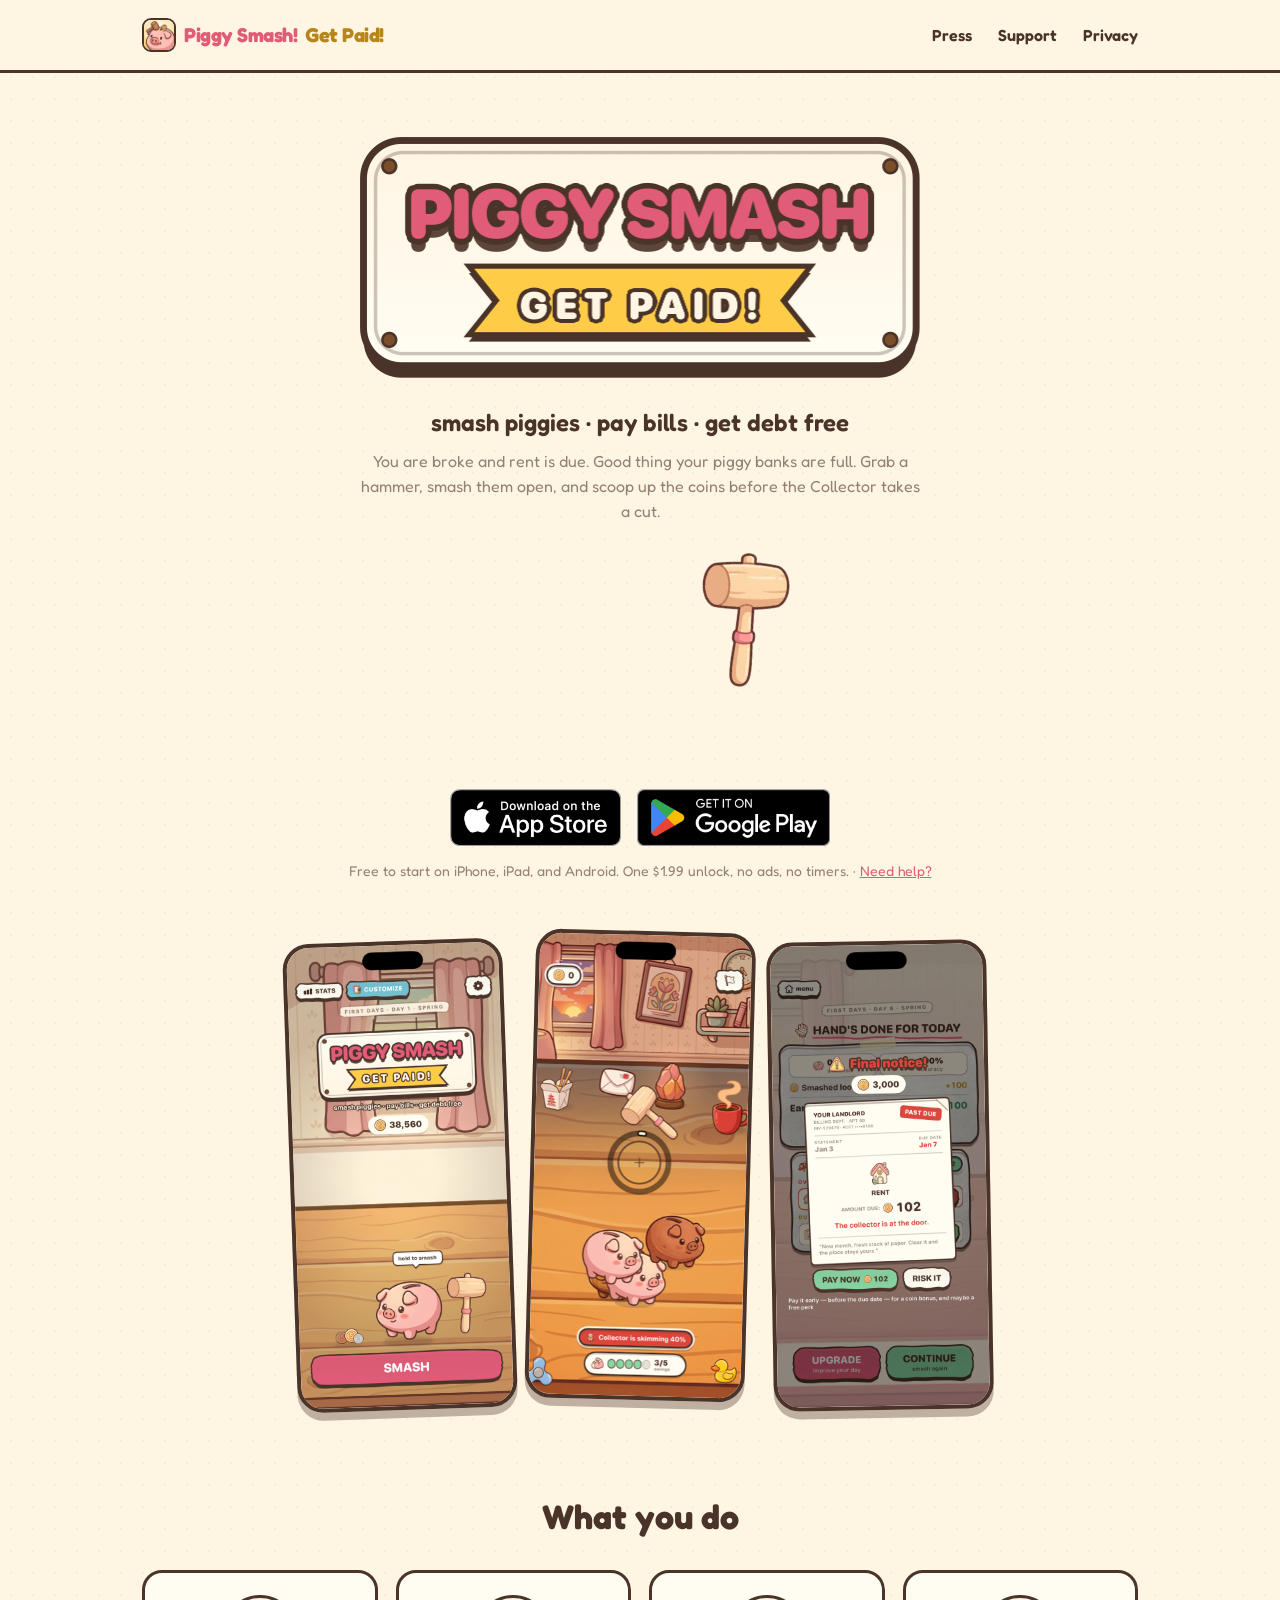
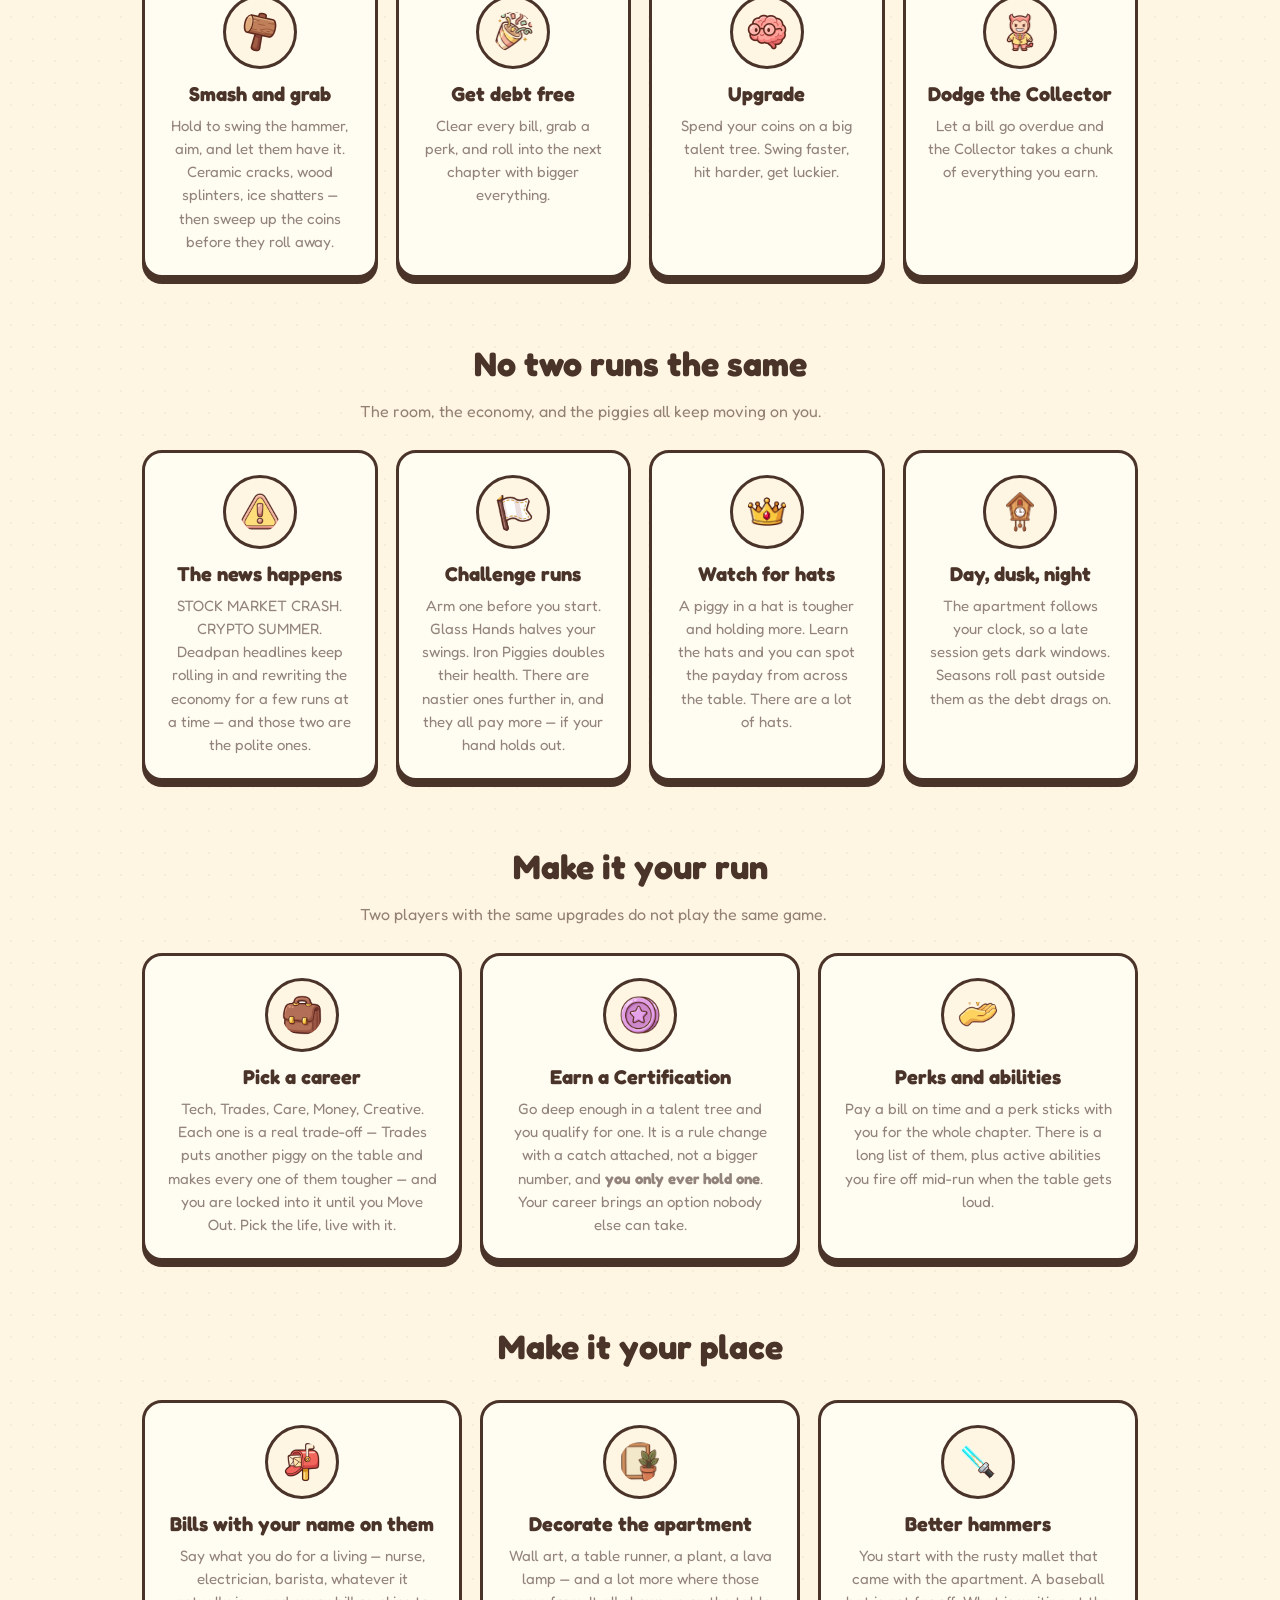
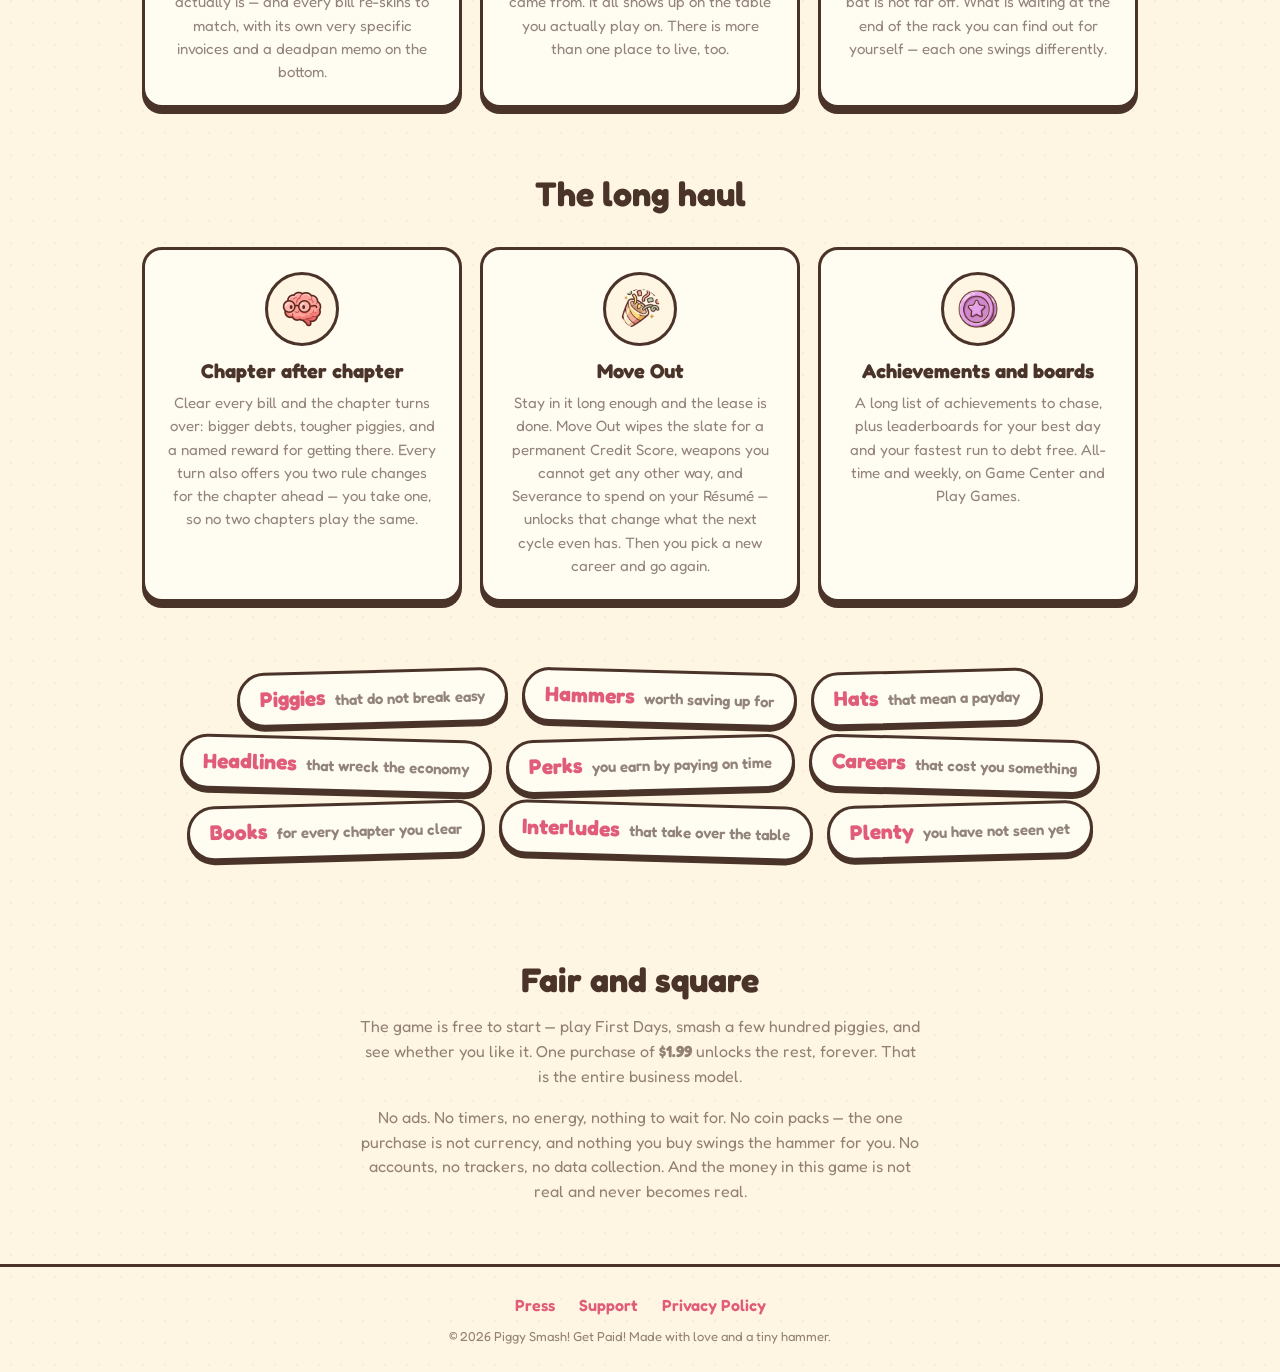
<file: index.html>
<!doctype html>
<html lang="en">
<head>
<meta charset="utf-8">
<meta name="viewport" content="width=device-width, initial-scale=1">
<title>Piggy Smash! Get Paid!</title>
<meta name="description" content="Smash piggy banks, grab the coins, and pay your bills before the Collector shows up. A cute, fast little game for iPhone, iPad, and Android.">
<link rel="canonical" href="https://piggiesmash.com/">
<link rel="icon" href="assets/appicon.png">
<link rel="apple-touch-icon" href="assets/appicon.png">
<meta name="theme-color" content="#fff5e3">
<meta property="og:type" content="website">
<meta property="og:site_name" content="Piggy Smash! Get Paid!">
<meta property="og:url" content="https://piggiesmash.com/">
<meta property="og:title" content="Piggy Smash! Get Paid!">
<meta property="og:description" content="Smash piggy banks, grab the coins, and pay your bills before the Collector shows up. A cute, fast little game for iPhone, iPad, and Android.">
<meta property="og:image" content="https://piggiesmash.com/assets/og.png">
<meta property="og:image:width" content="1200">
<meta property="og:image:height" content="630">
<meta property="og:image:alt" content="Piggy Smash! Get Paid! — a piggy bank about to meet a wooden hammer.">
<meta name="twitter:card" content="summary_large_image">
<meta name="twitter:title" content="Piggy Smash! Get Paid!">
<meta name="twitter:description" content="Smash piggy banks, grab the coins, and pay your bills before the Collector shows up.">
<meta name="twitter:image" content="https://piggiesmash.com/assets/og.png">
<link rel="stylesheet" href="style.css?v=11">
</head>
<body>
<header>
  <div class="wrap">
    <a class="brand" href="index.html"><img src="assets/appicon.png" alt=""> Piggy Smash! <span>Get Paid!</span></a>
    <nav>
      <a href="press.html">Press</a>
      <a href="support.html">Support</a>
      <a href="privacy.html">Privacy</a>
    </nav>
  </div>
</header>

<main class="wrap">
  <section class="hero">
    <img class="logo" src="assets/logo.png" alt="Piggy Smash! Get Paid!">
    <p class="tagline">smash piggies &middot; pay bills &middot; get debt free</p>
    <p class="sub">You are broke and rent is due. Good thing your piggy banks are full. Grab a hammer, smash them open, and scoop up the coins before the Collector takes a cut.</p>
    <div class="hero-art">
      <!-- Four hits, four staged bodies, then shards — the same break the game
           runs (Views/MenuPiggy.swift). Damage is drawn into the body art, so
           each hit swaps the whole sprite rather than fading a crack on top. -->
      <div class="smash">
        <div class="pig">
          <img class="body s0" src="assets/piggy.png" alt="A pink piggy bank">
          <img class="body s1" src="assets/piggy-dmg80.png" alt="">
          <img class="body s2" src="assets/piggy-dmg60.png" alt="">
          <img class="body s3" src="assets/piggy-dmg40.png" alt="">
          <img class="body s4" src="assets/piggy-dmg20.png" alt="">
        </div>
        <span class="burst">
          <img class="spark" src="assets/spark.png" alt="">
          <i class="chip" style="--dx:42px;--dy:-14px;--r:-150deg;--s:15px"></i>
          <i class="cap"  style="--dx:51px;--dy:-34px;--r:-79deg;--s:10px"></i>
          <i class="chip" style="--dx:50px;--dy:-60px;--r:-8deg;--s:10px"></i>
          <i class="cap"  style="--dx:23px;--dy:-52px;--r:63deg;--s:15px"></i>
          <i class="chip" style="--dx:10px;--dy:-73px;--r:134deg;--s:10px"></i>
          <i class="cap"  style="--dx:-7px;--dy:-52px;--r:-95deg;--s:10px"></i>
          <i class="chip" style="--dx:-28px;--dy:-64px;--r:-24deg;--s:15px"></i>
          <i class="cap"  style="--dx:-31px;--dy:-38px;--r:47deg;--s:10px"></i>
          <i class="chip" style="--dx:-55px;--dy:-37px;--r:118deg;--s:10px"></i>
          <i class="cap"  style="--dx:-43px;--dy:-14px;--r:-111deg;--s:15px"></i>
        </span>
        <span class="coins">
          <img class="coin" src="assets/coin.png" alt="" style="--dx:-44px">
          <img class="coin" src="assets/coin.png" alt="" style="--dx:0px">
          <img class="coin" src="assets/coin.png" alt="" style="--dx:46px">
        </span>
        <img class="hammer" src="assets/hammer.png" alt="A wooden hammer">
      </div>
    </div>
    <!-- Both companies' own artwork, rasterised from their SVGs by
         tools/make_store_badges.py in the game repo — neither permits a
         redraw, so these are not styled as .btn and do not get the scrapbook
         treatment. The .apple / .google classes carry each lockup's aspect
         ratio into the flex weights that keep the two the same height; see the
         store-badge block in style.css. -->
    <div class="cta store">
      <a class="storebadge apple" href="https://apps.apple.com/us/app/piggy-smash/id6796205787">
        <img src="assets/badge-appstore.png" width="1200" height="400" alt="Download on the App Store">
      </a>
      <a class="storebadge google" href="https://play.google.com/store/apps/details?id=com.vladimir.getpaid">
        <img src="assets/badge-googleplay.png" width="1200" height="356" alt="Get it on Google Play">
      </a>
    </div>
    <p class="soon">Free to start on iPhone, iPad, and Android. One $1.99 unlock, no ads, no timers. &middot; <a href="support.html">Need help?</a></p>
  </section>

  <section class="shots">
    <img src="assets/shot-menu.png" alt="The Piggy Smash main screen">
    <img src="assets/shot-gameplay.png" alt="Smashing piggy banks on the kitchen table">
    <img src="assets/shot-bills.png" alt="A bill landing, with the collector at the door">
  </section>

  <section class="features">
    <h2>What you do</h2>
    <div class="grid">
      <!-- Four, not five: five across leaves each card a 141px column of text,
           which will not hold "Dodge the Collector" on one line. Smashing and
           collecting were one loop anyway — you hit the piggy, you grab what
           falls out — so they share a card rather than getting squeezed. -->
      <div class="card"><img class="ic" src="assets/ic-smash.png" alt=""><h3>Smash and grab</h3><p>Hold to swing the hammer, aim, and let them have it. Ceramic cracks, wood splinters, ice shatters &mdash; then sweep up the coins before they roll away.</p></div>
      <div class="card"><img class="ic" src="assets/ic-debtfree.png" alt=""><h3>Get debt free</h3><p>Clear every bill, grab a perk, and roll into the next chapter with bigger everything.</p></div>
      <div class="card"><img class="ic" src="assets/ic-upgrade.png" alt=""><h3>Upgrade</h3><p>Spend your coins on a big talent tree. Swing faster, hit harder, get luckier.</p></div>
      <div class="card"><img class="ic" src="assets/ic-collector.png" alt=""><h3>Dodge the Collector</h3><p>Let a bill go overdue and the Collector takes a chunk of everything you earn.</p></div>
    </div>
  </section>

  <section class="features">
    <h2>No two runs the same</h2>
    <p class="sub">The room, the economy, and the piggies all keep moving on you.</p>
    <div class="grid">
      <div class="card"><img class="ic" src="assets/ic-events.png" alt=""><h3>The news happens</h3><p>STOCK MARKET CRASH. CRYPTO SUMMER. Deadpan headlines keep rolling in and rewriting the economy for a few runs at a time &mdash; and those two are the polite ones.</p></div>
      <div class="card"><img class="ic" src="assets/ic-challenges.png" alt=""><h3>Challenge runs</h3><p>Arm one before you start. Glass Hands halves your swings. Iron Piggies doubles their health. There are nastier ones further in, and they all pay more &mdash; if your hand holds out.</p></div>
      <div class="card"><img class="ic" src="assets/ic-hats.png" alt=""><h3>Watch for hats</h3><p>A piggy in a hat is tougher and holding more. Learn the hats and you can spot the payday from across the table. There are a lot of hats.</p></div>
      <div class="card"><img class="ic" src="assets/ic-timeofday.png" alt=""><h3>Day, dusk, night</h3><p>The apartment follows your clock, so a late session gets dark windows. Seasons roll past outside them as the debt drags on.</p></div>
    </div>
  </section>

  <!-- Two three-card rows rather than one row of six. The build layer (career,
       Certification, abilities) and the apartment layer (bills, decor, hammers)
       are different promises, and a six-card wall reads as one undifferentiated
       list of features. Three is also exactly the natural width of a full row —
       see the .grid note in style.css. -->
  <section class="features">
    <h2>Make it your run</h2>
    <p class="sub">Two players with the same upgrades do not play the same game.</p>
    <div class="grid">
      <div class="card"><img class="ic" src="assets/ic-job.png" alt=""><h3>Pick a career</h3><p>Tech, Trades, Care, Money, Creative. Each one is a real trade-off &mdash; Trades puts another piggy on the table and makes every one of them tougher &mdash; and you are locked into it until you Move Out. Pick the life, live with it.</p></div>
      <div class="card"><img class="ic" src="assets/ic-rare.png" alt=""><h3>Earn a Certification</h3><p>Go deep enough in a talent tree and you qualify for one. It is a rule change with a catch attached, not a bigger number, and <strong>you only ever hold one</strong>. Your career brings an option nobody else can take.</p></div>
      <div class="card"><img class="ic" src="assets/ic-perks.png" alt=""><h3>Perks and abilities</h3><p>Pay a bill on time and a perk sticks with you for the whole chapter. There is a long list of them, plus active abilities you fire off mid-run when the table gets loud.</p></div>
    </div>
  </section>

  <section class="features">
    <h2>Make it your place</h2>
    <div class="grid">
      <div class="card"><img class="ic" src="assets/ic-bills.png" alt=""><h3>Bills with your name on them</h3><p>Say what you do for a living &mdash; nurse, electrician, barista, whatever it actually is &mdash; and every bill re-skins to match, with its own very specific invoices and a deadpan memo on the bottom.</p></div>
      <div class="card"><img class="ic" src="assets/ic-decorate.png" alt=""><h3>Decorate the apartment</h3><p>Wall art, a table runner, a plant, a lava lamp &mdash; and a lot more where those came from. It all shows up on the table you actually play on. There is more than one place to live, too.</p></div>
      <div class="card"><img class="ic" src="assets/ic-hammers.png" alt=""><h3>Better hammers</h3><p>You start with the rusty mallet that came with the apartment. A baseball bat is not far off. What is waiting at the end of the rack you can find out for yourself &mdash; each one swings differently.</p></div>
    </div>
  </section>

  <section class="features">
    <h2>The long haul</h2>
    <div class="grid">
      <div class="card"><img class="ic" src="assets/ic-upgrade.png" alt=""><h3>Chapter after chapter</h3><p>Clear every bill and the chapter turns over: bigger debts, tougher piggies, and a named reward for getting there. Every turn also offers you two rule changes for the chapter ahead &mdash; you take one, so no two chapters play the same.</p></div>
      <div class="card"><img class="ic" src="assets/ic-moveout.png" alt=""><h3>Move Out</h3><p>Stay in it long enough and the lease is done. Move Out wipes the slate for a permanent Credit Score, weapons you cannot get any other way, and Severance to spend on your R&eacute;sum&eacute; &mdash; unlocks that change what the next cycle even has. Then you pick a new career and go again.</p></div>
      <div class="card"><img class="ic" src="assets/ic-rare.png" alt=""><h3>Achievements and boards</h3><p>A long list of achievements to chase, plus leaderboards for your best day and your fastest run to debt free. All-time and weekly, on Game Center and Play Games.</p></div>
    </div>
  </section>

  <!-- Deliberately not an inventory. This used to be a count per collection —
       ten piggies, nine hammers, and so on — which handed players the whole
       list before they had opened the app. Finding out what else is in there is
       most of the reason to keep smashing. (It has also aged badly twice: the
       roster and the rack have both grown since, and a published count goes
       stale the moment one lands. No counts here. Ever.) -->
  <section class="numbers">
    <ul>
      <li><b>Piggies</b> that do not break easy</li>
      <li><b>Hammers</b> worth saving up for</li>
      <li><b>Hats</b> that mean a payday</li>
      <li><b>Headlines</b> that wreck the economy</li>
      <li><b>Perks</b> you earn by paying on time</li>
      <li><b>Careers</b> that cost you something</li>
      <li><b>Books</b> for every chapter you clear</li>
      <li><b>Interludes</b> that take over the table</li>
      <li><b>Plenty</b> you have not seen yet</li>
    </ul>
  </section>

  <!-- No cards and no icons on purpose: after five icon rows another one would
       read as more features, and this is the opposite of a feature list. -->
  <section class="features fair">
    <h2>Fair and square</h2>
    <p class="sub">The game is free to start &mdash; play First Days, smash a few hundred piggies, and see whether you like it. One purchase of <strong>$1.99</strong> unlocks the rest, forever. That is the entire business model.</p>
    <p class="sub">No ads. No timers, no energy, nothing to wait for. No coin packs &mdash; the one purchase is not currency, and nothing you buy swings the hammer for you. No accounts, no trackers, no data collection. And the money in this game is not real and never becomes real.</p>
  </section>
</main>

<footer>
  <div class="wrap">
    <a href="press.html">Press</a>
    <a href="support.html">Support</a>
    <a href="privacy.html">Privacy Policy</a>
    <p class="small">&copy; 2026 Piggy Smash! Get Paid! Made with love and a tiny hammer.</p>
  </div>
</footer>

<!-- A handful of coins falls past the page every so often, then it goes quiet
     again. Decorative; see coins.js and .coinfall in style.css. -->
<div class="coinfall" aria-hidden="true"></div>
<script src="coins.js?v=2" defer></script>
</body>
</html>
</file>
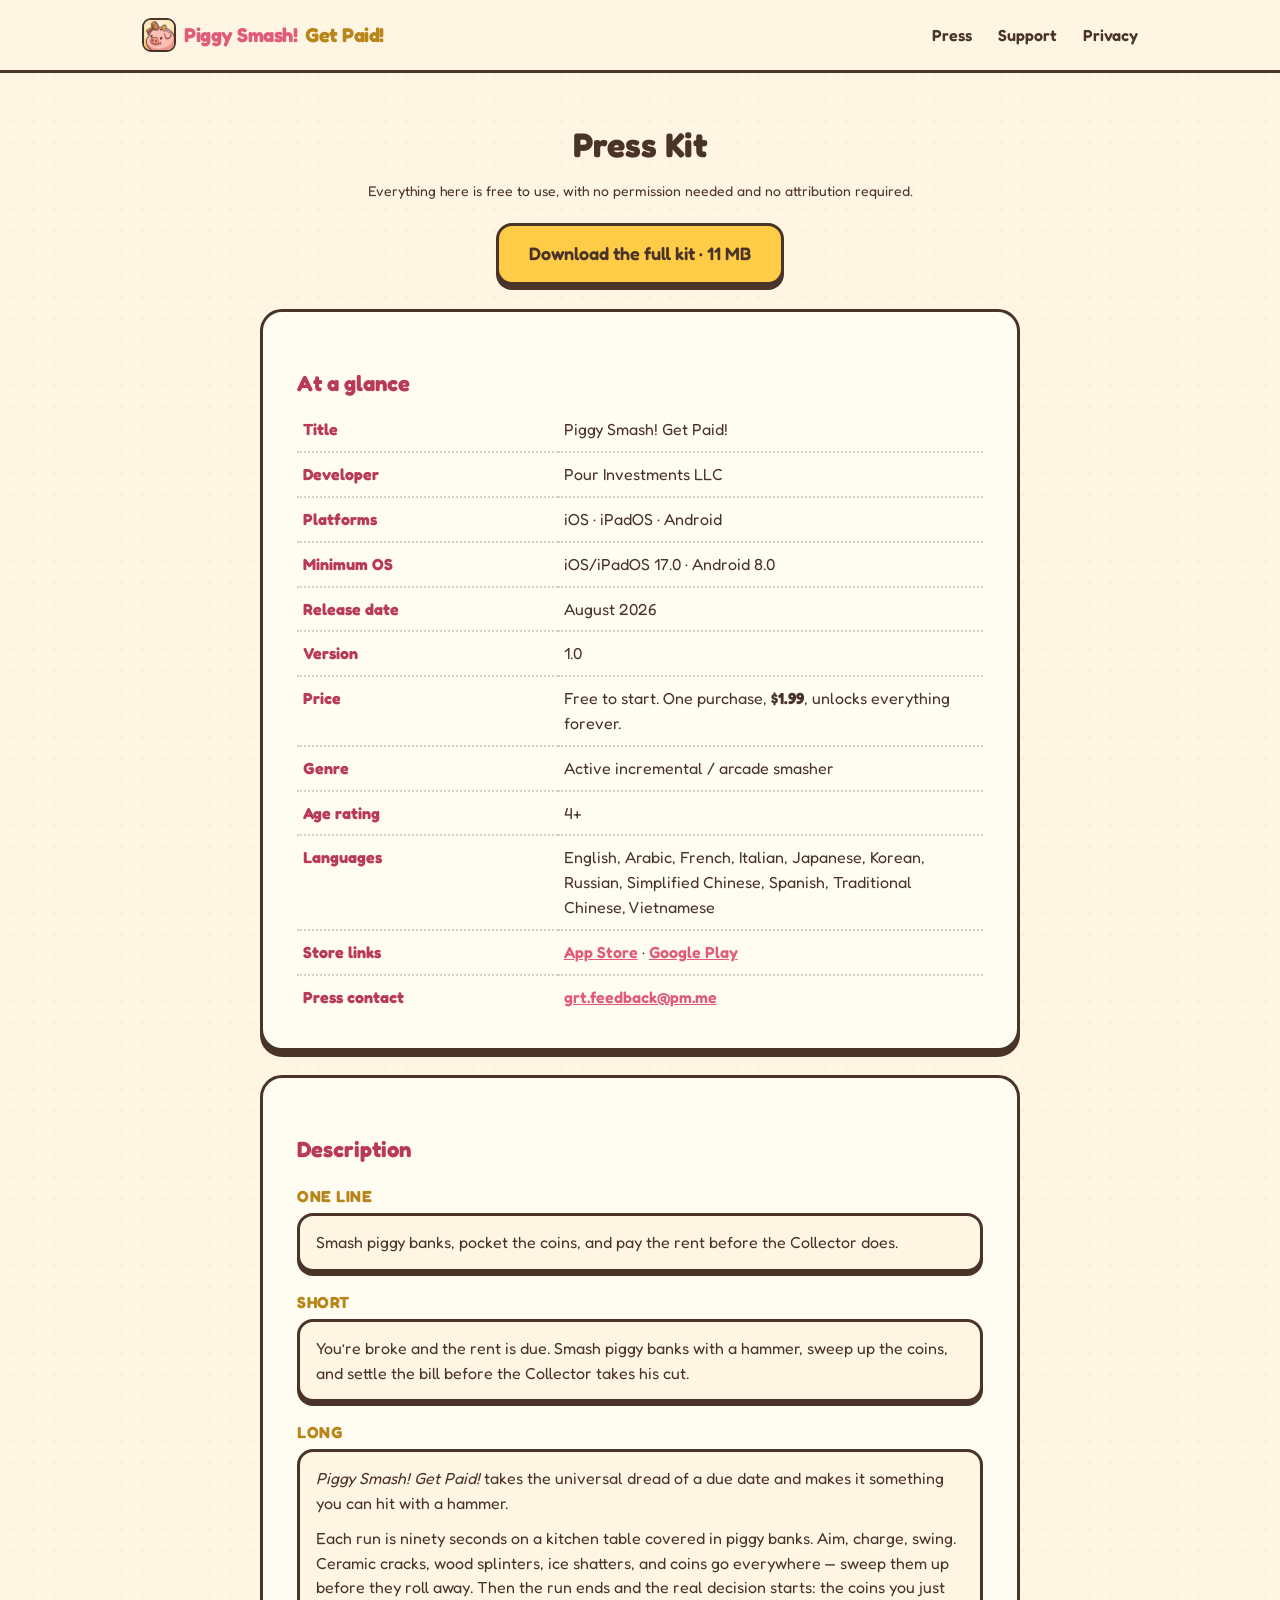
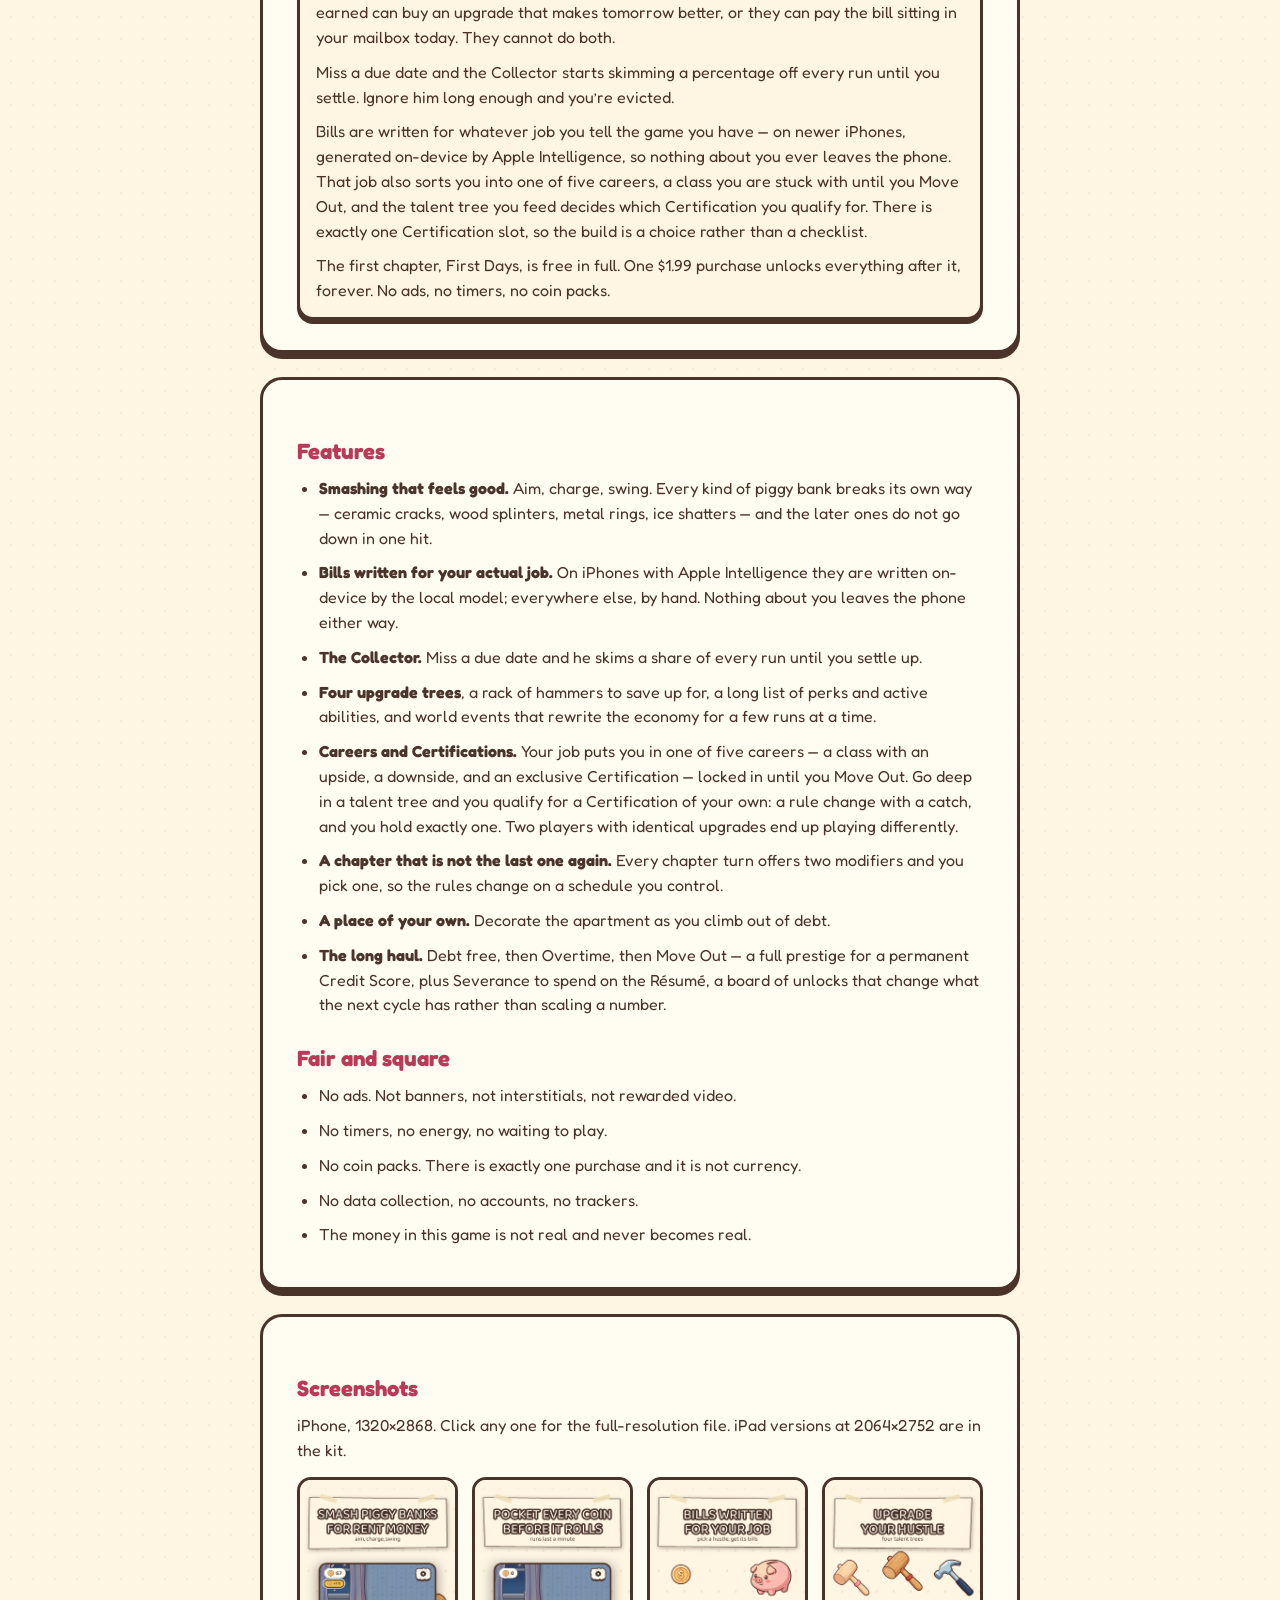
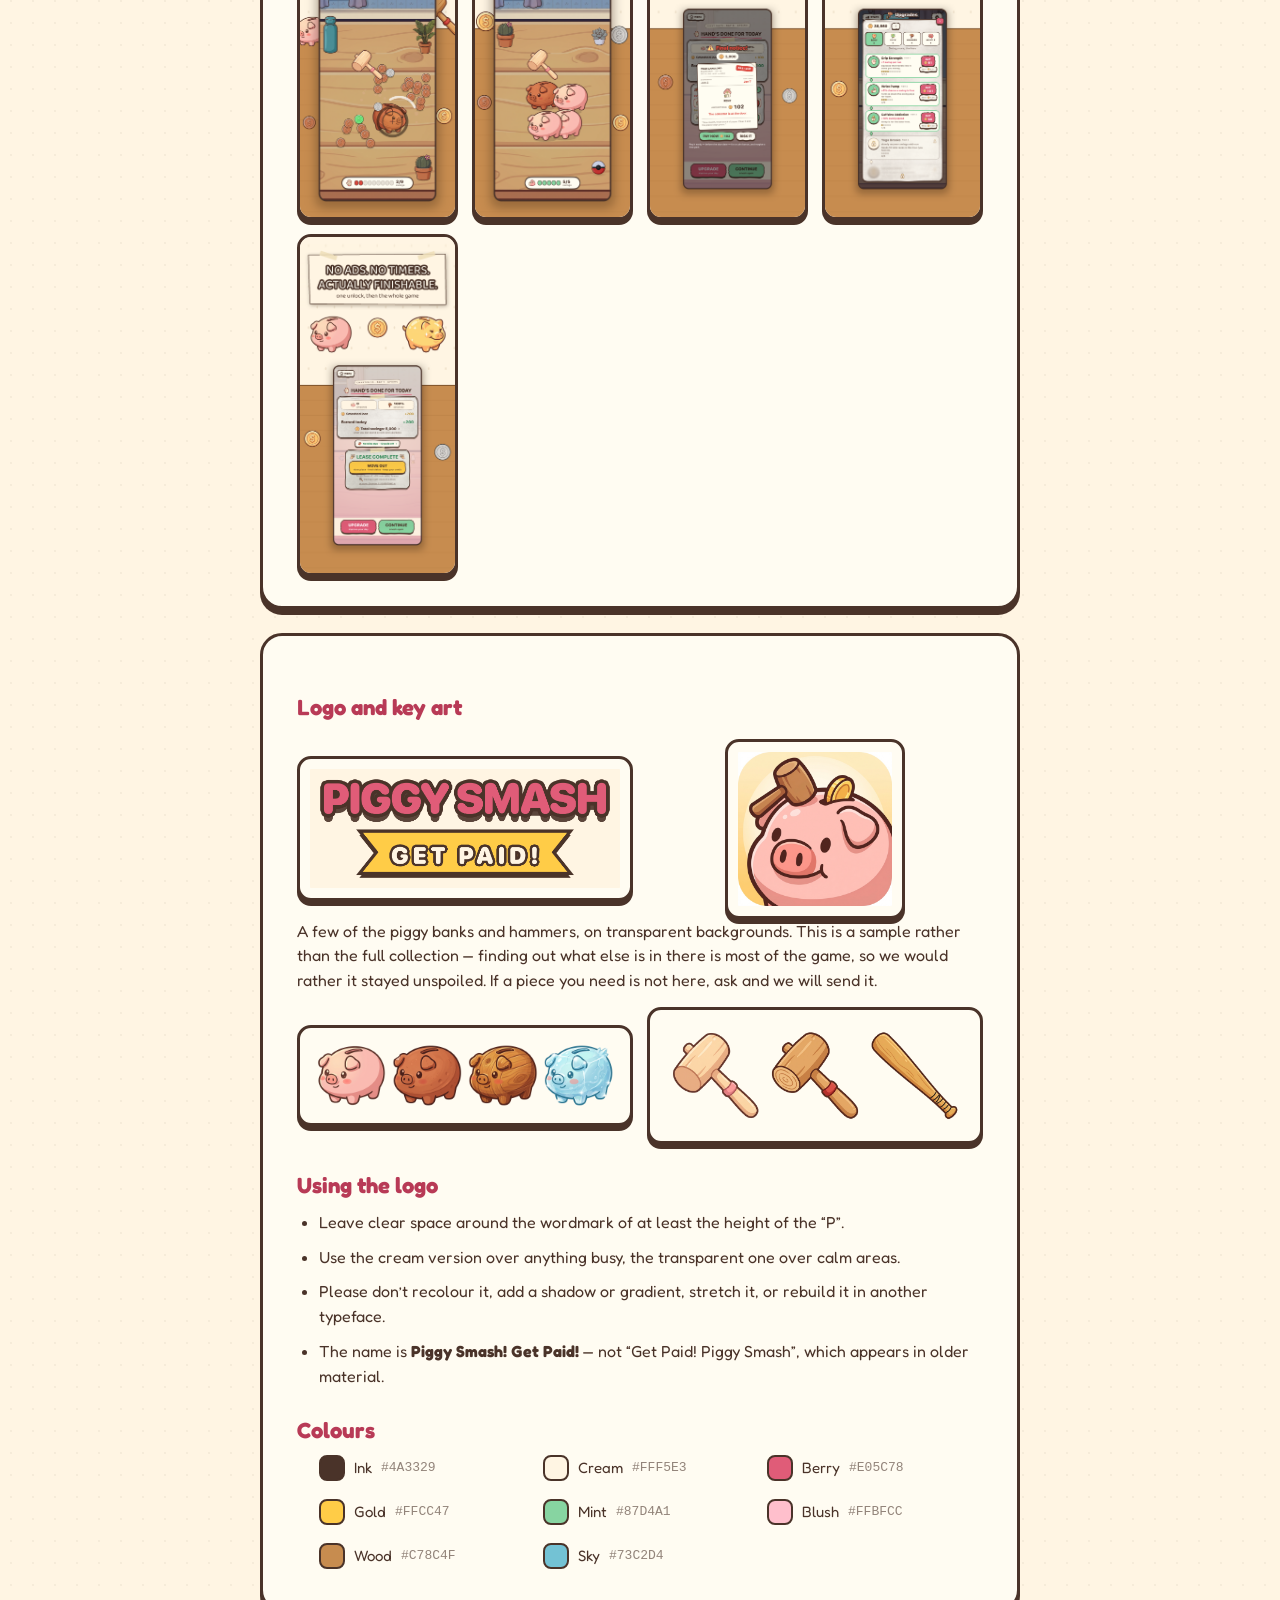
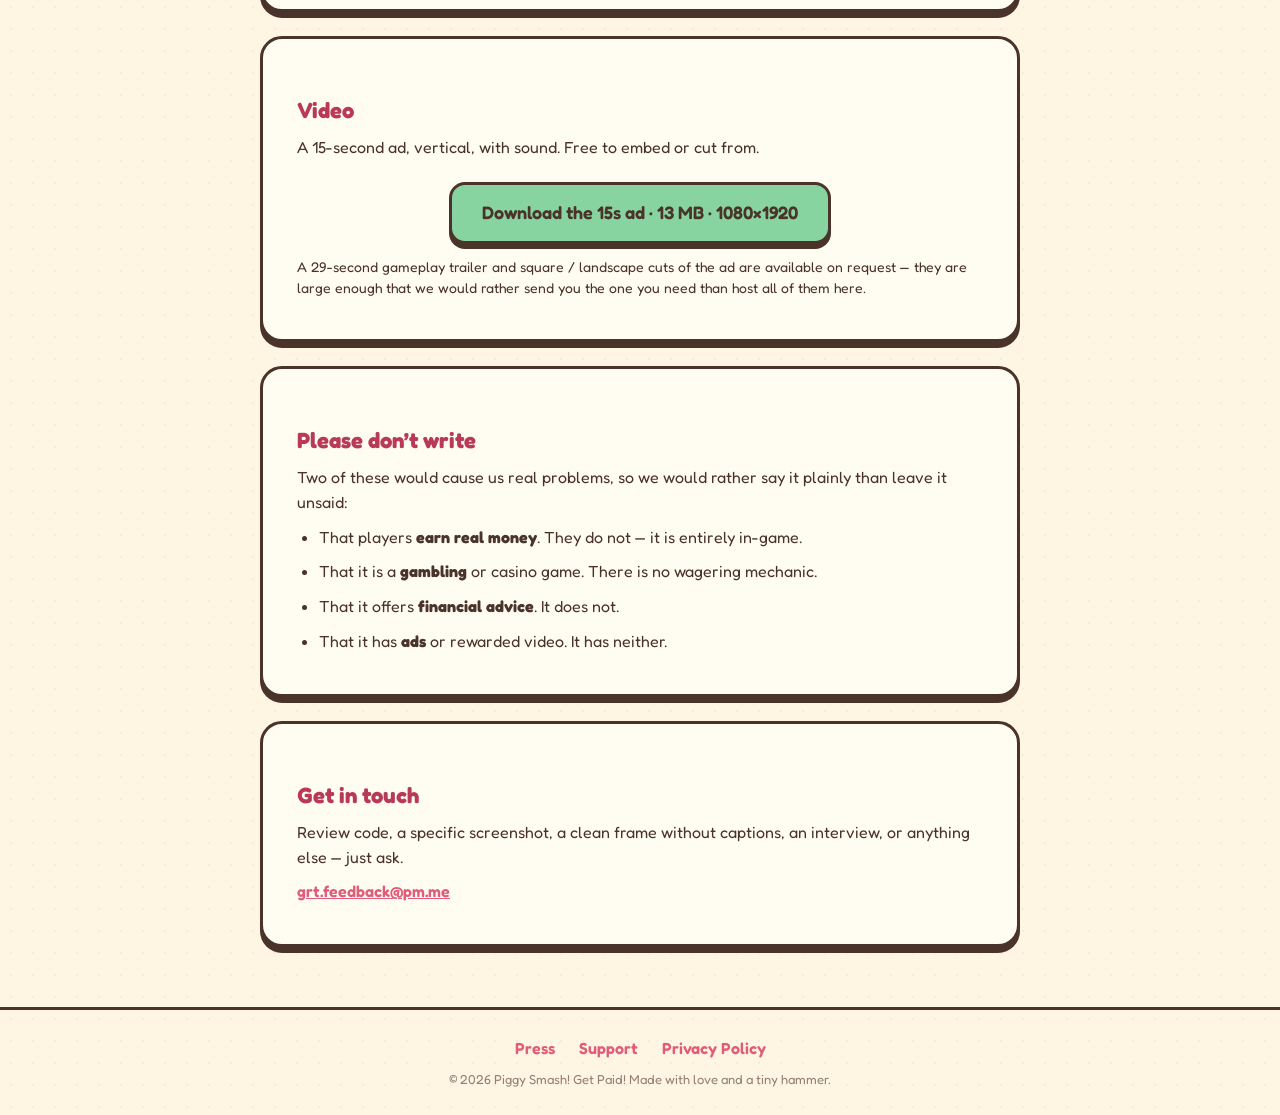
<file: press.html>
<!doctype html>
<html lang="en">
<head>
<meta charset="utf-8">
<meta name="viewport" content="width=device-width, initial-scale=1">
<title>Press Kit &middot; Piggy Smash! Get Paid!</title>
<meta name="description" content="Press kit for Piggy Smash! Get Paid! — fact sheet, high-resolution screenshots, logos, key art and video, free to use.">
<link rel="canonical" href="https://piggiesmash.com/press.html">
<link rel="icon" href="assets/appicon.png">
<link rel="apple-touch-icon" href="assets/appicon.png">
<meta name="theme-color" content="#fff5e3">
<meta property="og:type" content="website">
<meta property="og:site_name" content="Piggy Smash! Get Paid!">
<meta property="og:url" content="https://piggiesmash.com/press.html">
<meta property="og:title" content="Press Kit &middot; Piggy Smash! Get Paid!">
<meta property="og:description" content="Fact sheet, high-resolution screenshots, logos, key art and video. Use any of it, no permission needed.">
<meta property="og:image" content="https://piggiesmash.com/assets/og.png">
<meta property="og:image:width" content="1200">
<meta property="og:image:height" content="630">
<meta property="og:image:alt" content="Piggy Smash! Get Paid! key art">
<meta name="twitter:card" content="summary_large_image">
<meta name="twitter:image" content="https://piggiesmash.com/assets/og.png">
<link rel="stylesheet" href="style.css?v=11">
</head>
<body>
<header>
  <div class="wrap">
    <a class="brand" href="index.html"><img src="assets/appicon.png" alt=""> Piggy Smash! <span>Get Paid!</span></a>
    <nav>
      <a href="press.html">Press</a>
      <a href="support.html">Support</a>
      <a href="privacy.html">Privacy</a>
    </nav>
  </div>
</header>

<main class="wrap page">
  <h1>Press Kit</h1>
  <p class="updated">Everything here is free to use, with no permission needed and no attribution required.</p>

  <p class="kit-cta">
    <a class="btn gold" href="press/piggy-smash-press-kit.zip" download>Download the full kit &middot; 11&nbsp;MB</a>
  </p>

  <div class="panel">
    <h2>At a glance</h2>
    <table class="facts">
      <tr><th>Title</th><td>Piggy Smash! Get Paid!</td></tr>
      <tr><th>Developer</th><td>Pour Investments LLC</td></tr>
      <tr><th>Platforms</th><td>iOS &middot; iPadOS &middot; Android</td></tr>
      <tr><th>Minimum OS</th><td>iOS/iPadOS 17.0 &middot; Android 8.0</td></tr>
      <tr><th>Release date</th><td>August 2026</td></tr>
      <tr><th>Version</th><td>1.0</td></tr>
      <tr><th>Price</th><td>Free to start. One purchase, <strong>$1.99</strong>, unlocks everything forever.</td></tr>
      <tr><th>Genre</th><td>Active incremental / arcade smasher</td></tr>
      <tr><th>Age rating</th><td>4+</td></tr>
      <tr><th>Languages</th><td>English, Arabic, French, Italian, Japanese, Korean, Russian, Simplified Chinese, Spanish, Traditional Chinese, Vietnamese</td></tr>
      <tr><th>Store links</th><td>
        <a href="https://apps.apple.com/us/app/piggy-smash/id6796205787">App Store</a> &middot;
        <a href="https://play.google.com/store/apps/details?id=com.vladimir.getpaid">Google Play</a>
      </td></tr>
      <tr><th>Press contact</th><td><a href="mailto:grt.feedback@pm.me">grt.feedback@pm.me</a></td></tr>
    </table>
  </div>

  <div class="panel">
    <h2>Description</h2>

    <h3>One line</h3>
    <blockquote>Smash piggy banks, pocket the coins, and pay the rent before the Collector does.</blockquote>

    <h3>Short</h3>
    <blockquote>You&rsquo;re broke and the rent is due. Smash piggy banks with a hammer, sweep up the coins, and settle the bill before the Collector takes his cut.</blockquote>

    <h3>Long</h3>
    <blockquote>
      <p><em>Piggy Smash! Get Paid!</em> takes the universal dread of a due date and makes it something you can hit with a hammer.</p>
      <p>Each run is ninety seconds on a kitchen table covered in piggy banks. Aim, charge, swing. Ceramic cracks, wood splinters, ice shatters, and coins go everywhere &mdash; sweep them up before they roll away. Then the run ends and the real decision starts: the coins you just earned can buy an upgrade that makes tomorrow better, or they can pay the bill sitting in your mailbox today. They cannot do both.</p>
      <p>Miss a due date and the Collector starts skimming a percentage off every run until you settle. Ignore him long enough and you&rsquo;re evicted.</p>
      <p>Bills are written for whatever job you tell the game you have &mdash; on newer iPhones, generated on-device by Apple Intelligence, so nothing about you ever leaves the phone. That job also sorts you into one of five careers, a class you are stuck with until you Move Out, and the talent tree you feed decides which Certification you qualify for. There is exactly one Certification slot, so the build is a choice rather than a checklist.</p>
      <p>The first chapter, First Days, is free in full. One $1.99 purchase unlocks everything after it, forever. No ads, no timers, no coin packs.</p>
    </blockquote>
  </div>

  <div class="panel">
    <h2>Features</h2>
    <ul>
      <li><strong>Smashing that feels good.</strong> Aim, charge, swing. Every kind of piggy bank breaks its own way &mdash; ceramic cracks, wood splinters, metal rings, ice shatters &mdash; and the later ones do not go down in one hit.</li>
      <li><strong>Bills written for your actual job.</strong> On iPhones with Apple Intelligence they are written on-device by the local model; everywhere else, by hand. Nothing about you leaves the phone either way.</li>
      <li><strong>The Collector.</strong> Miss a due date and he skims a share of every run until you settle up.</li>
      <li><strong>Four upgrade trees</strong>, a rack of hammers to save up for, a long list of perks and active abilities, and world events that rewrite the economy for a few runs at a time.</li>
      <li><strong>Careers and Certifications.</strong> Your job puts you in one of five careers &mdash; a class with an upside, a downside, and an exclusive Certification &mdash; locked in until you Move Out. Go deep in a talent tree and you qualify for a Certification of your own: a rule change with a catch, and you hold exactly one. Two players with identical upgrades end up playing differently.</li>
      <li><strong>A chapter that is not the last one again.</strong> Every chapter turn offers two modifiers and you pick one, so the rules change on a schedule you control.</li>
      <li><strong>A place of your own.</strong> Decorate the apartment as you climb out of debt.</li>
      <li><strong>The long haul.</strong> Debt free, then Overtime, then Move Out &mdash; a full prestige for a permanent Credit Score, plus Severance to spend on the R&eacute;sum&eacute;, a board of unlocks that change what the next cycle has rather than scaling a number.</li>
    </ul>

    <h2>Fair and square</h2>
    <ul>
      <li>No ads. Not banners, not interstitials, not rewarded video.</li>
      <li>No timers, no energy, no waiting to play.</li>
      <li>No coin packs. There is exactly one purchase and it is not currency.</li>
      <li>No data collection, no accounts, no trackers.</li>
      <li>The money in this game is not real and never becomes real.</li>
    </ul>
  </div>

  <div class="panel">
    <h2>Screenshots</h2>
    <p>iPhone, 1320&times;2868. Click any one for the full-resolution file. iPad versions at 2064&times;2752 are in the kit.</p>
    <div class="shotgrid">
      <a href="press/01-smash.png"><img src="press/01-smash.png" alt="Smashing a piggy bank for coins" loading="lazy"></a>
      <a href="press/02-collect.png"><img src="press/02-collect.png" alt="Sweeping up coins before they roll away" loading="lazy"></a>
      <a href="press/03-bills.png"><img src="press/03-bills.png" alt="A bill arriving in the mailbox" loading="lazy"></a>
      <a href="press/04-upgrade.png"><img src="press/04-upgrade.png" alt="The upgrade tree" loading="lazy"></a>
      <a href="press/06-debtfree.png"><img src="press/06-debtfree.png" alt="Reaching debt free" loading="lazy"></a>
    </div>
  </div>

  <div class="panel">
    <h2>Logo and key art</h2>
    <div class="artgrid">
      <a href="press/wordmark-transparent.png"><img src="press/wordmark-cream.png" alt="Piggy Smash! Get Paid! wordmark" loading="lazy"></a>
      <a href="press/icon-512.png"><img class="icon" src="press/icon-512.png" alt="App icon" loading="lazy"></a>
    </div>
    <p>A few of the piggy banks and hammers, on transparent backgrounds. This is a
       sample rather than the full collection &mdash; finding out what else is in
       there is most of the game, so we would rather it stayed unspoiled. If a
       piece you need is not here, ask and we will send it.</p>
    <div class="artgrid">
      <a href="press/piggies.png"><img src="press/piggies.png" alt="Four of the piggy bank types" loading="lazy"></a>
      <a href="press/hammers.png"><img src="press/hammers.png" alt="Three of the hammers" loading="lazy"></a>
    </div>

    <h2>Using the logo</h2>
    <ul>
      <li>Leave clear space around the wordmark of at least the height of the &ldquo;P&rdquo;.</li>
      <li>Use the cream version over anything busy, the transparent one over calm areas.</li>
      <li>Please don&rsquo;t recolour it, add a shadow or gradient, stretch it, or rebuild it in another typeface.</li>
      <li>The name is <strong>Piggy Smash! Get Paid!</strong> &mdash; not &ldquo;Get Paid! Piggy Smash&rdquo;, which appears in older material.</li>
    </ul>

    <h2>Colours</h2>
    <ul class="swatches">
      <li><i style="background:#4A3329"></i> Ink <code>#4A3329</code></li>
      <li><i style="background:#FFF5E3"></i> Cream <code>#FFF5E3</code></li>
      <li><i style="background:#E05C78"></i> Berry <code>#E05C78</code></li>
      <li><i style="background:#FFCC47"></i> Gold <code>#FFCC47</code></li>
      <li><i style="background:#87D4A1"></i> Mint <code>#87D4A1</code></li>
      <li><i style="background:#FFBFCC"></i> Blush <code>#FFBFCC</code></li>
      <li><i style="background:#C78C4F"></i> Wood <code>#C78C4F</code></li>
      <li><i style="background:#73C2D4"></i> Sky <code>#73C2D4</code></li>
    </ul>
  </div>

  <div class="panel">
    <h2>Video</h2>
    <p>A 15-second ad, vertical, with sound. Free to embed or cut from.</p>
    <p class="kit-cta">
      <a class="btn mint" href="press/piggy-smash-ad-15s.mp4" download>Download the 15s ad &middot; 13&nbsp;MB &middot; 1080&times;1920</a>
    </p>
    <p class="small-note">A 29-second gameplay trailer and square / landscape cuts of the ad are available on request &mdash; they are large enough that we would rather send you the one you need than host all of them here.</p>
  </div>

  <div class="panel">
    <h2>Please don&rsquo;t write</h2>
    <p>Two of these would cause us real problems, so we would rather say it plainly than leave it unsaid:</p>
    <ul>
      <li>That players <strong>earn real money</strong>. They do not &mdash; it is entirely in-game.</li>
      <li>That it is a <strong>gambling</strong> or casino game. There is no wagering mechanic.</li>
      <li>That it offers <strong>financial advice</strong>. It does not.</li>
      <li>That it has <strong>ads</strong> or rewarded video. It has neither.</li>
    </ul>
  </div>

  <div class="panel">
    <h2>Get in touch</h2>
    <p>Review code, a specific screenshot, a clean frame without captions, an interview, or anything else &mdash; just ask.</p>
    <p><a href="mailto:grt.feedback@pm.me">grt.feedback@pm.me</a></p>
  </div>
</main>

<footer>
  <div class="wrap">
    <a href="press.html">Press</a>
    <a href="support.html">Support</a>
    <a href="privacy.html">Privacy Policy</a>
    <p class="small">&copy; 2026 Piggy Smash! Get Paid! Made with love and a tiny hammer.</p>
  </div>
</footer>

<!-- A handful of coins falls past the page every so often, then it goes quiet
     again. Decorative; see coins.js and .coinfall in style.css. -->
<div class="coinfall" aria-hidden="true"></div>
<script src="coins.js?v=2" defer></script>
</body>
</html>
</file>
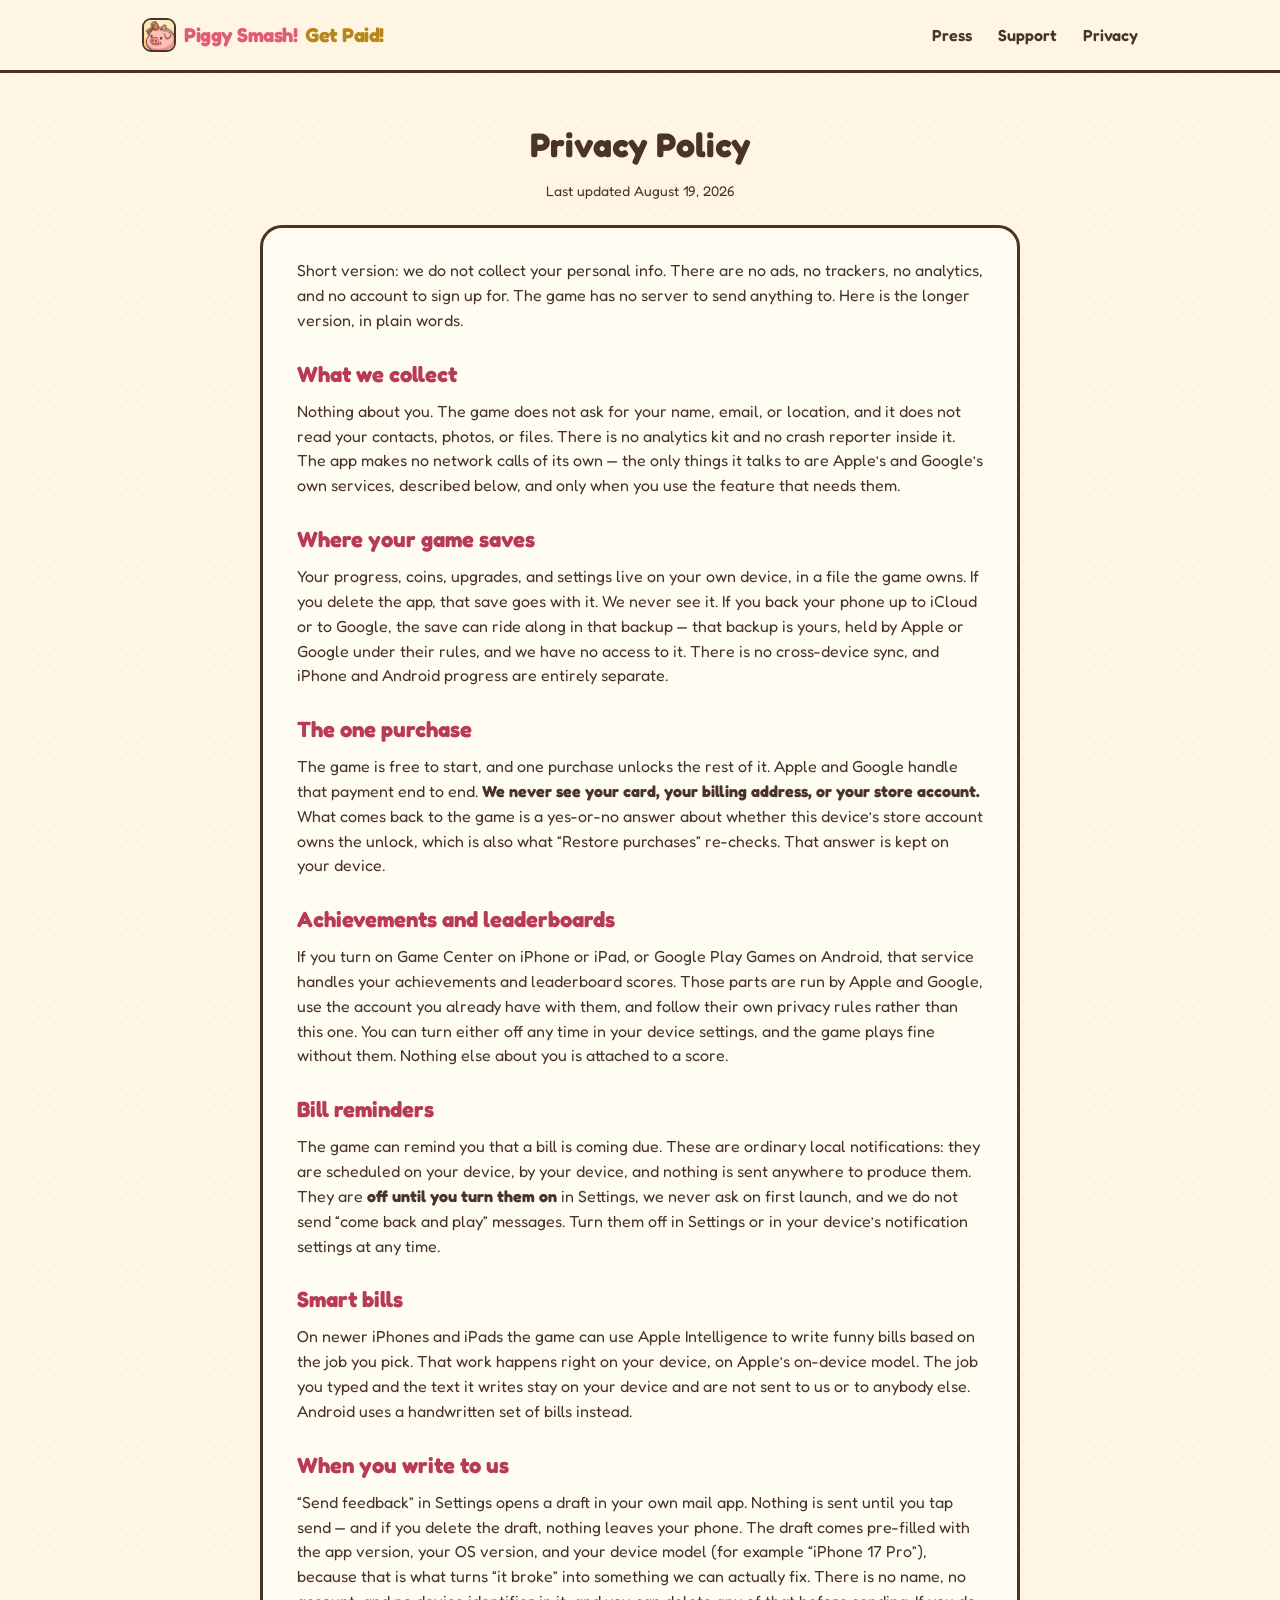
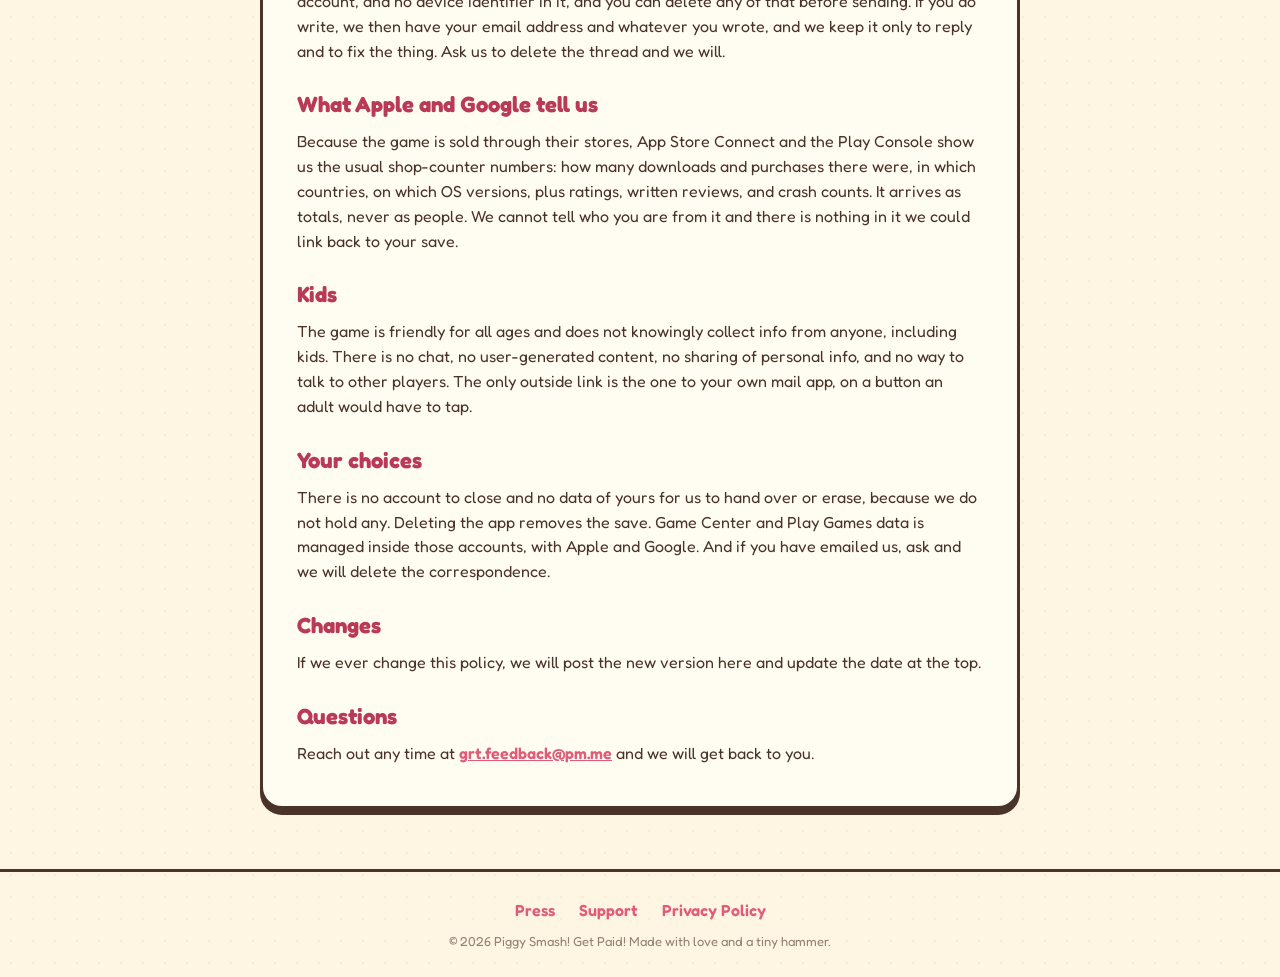
<file: privacy.html>
<!doctype html>
<html lang="en">
<head>
<meta charset="utf-8">
<meta name="viewport" content="width=device-width, initial-scale=1">
<title>Privacy Policy &middot; Piggy Smash! Get Paid!</title>
<meta name="description" content="The privacy policy for Piggy Smash! Get Paid!. Short version: we do not collect your personal info.">
<link rel="canonical" href="https://piggiesmash.com/privacy.html">
<link rel="icon" href="assets/appicon.png">
<link rel="apple-touch-icon" href="assets/appicon.png">
<meta name="theme-color" content="#fff5e3">
<meta property="og:type" content="website">
<meta property="og:site_name" content="Piggy Smash! Get Paid!">
<meta property="og:url" content="https://piggiesmash.com/privacy.html">
<meta property="og:title" content="Privacy Policy &middot; Piggy Smash! Get Paid!">
<meta property="og:description" content="The privacy policy for Piggy Smash! Get Paid!. Short version: we do not collect your personal info.">
<meta property="og:image" content="https://piggiesmash.com/assets/og.png">
<meta property="og:image:width" content="1200">
<meta property="og:image:height" content="630">
<meta name="twitter:card" content="summary_large_image">
<meta name="twitter:image" content="https://piggiesmash.com/assets/og.png">
<link rel="stylesheet" href="style.css?v=11">
</head>
<body>
<header>
  <div class="wrap">
    <a class="brand" href="index.html"><img src="assets/appicon.png" alt=""> Piggy Smash! <span>Get Paid!</span></a>
    <nav>
      <a href="press.html">Press</a>
      <a href="support.html">Support</a>
      <a href="privacy.html">Privacy</a>
    </nav>
  </div>
</header>

<main class="wrap page">
  <h1>Privacy Policy</h1>
  <p class="updated">Last updated August 19, 2026</p>
  <div class="panel">
    <p>Short version: we do not collect your personal info. There are no ads, no trackers, no analytics, and no account to sign up for. The game has no server to send anything to. Here is the longer version, in plain words.</p>

    <h2>What we collect</h2>
    <p>Nothing about you. The game does not ask for your name, email, or location, and it does not read your contacts, photos, or files. There is no analytics kit and no crash reporter inside it. The app makes no network calls of its own &mdash; the only things it talks to are Apple&rsquo;s and Google&rsquo;s own services, described below, and only when you use the feature that needs them.</p>

    <h2>Where your game saves</h2>
    <p>Your progress, coins, upgrades, and settings live on your own device, in a file the game owns. If you delete the app, that save goes with it. We never see it. If you back your phone up to iCloud or to Google, the save can ride along in that backup &mdash; that backup is yours, held by Apple or Google under their rules, and we have no access to it. There is no cross-device sync, and iPhone and Android progress are entirely separate.</p>

    <h2>The one purchase</h2>
    <p>The game is free to start, and one purchase unlocks the rest of it. Apple and Google handle that payment end to end. <strong>We never see your card, your billing address, or your store account.</strong> What comes back to the game is a yes-or-no answer about whether this device&rsquo;s store account owns the unlock, which is also what &ldquo;Restore purchases&rdquo; re-checks. That answer is kept on your device.</p>

    <h2>Achievements and leaderboards</h2>
    <p>If you turn on Game Center on iPhone or iPad, or Google Play Games on Android, that service handles your achievements and leaderboard scores. Those parts are run by Apple and Google, use the account you already have with them, and follow their own privacy rules rather than this one. You can turn either off any time in your device settings, and the game plays fine without them. Nothing else about you is attached to a score.</p>

    <h2>Bill reminders</h2>
    <p>The game can remind you that a bill is coming due. These are ordinary local notifications: they are scheduled on your device, by your device, and nothing is sent anywhere to produce them. They are <strong>off until you turn them on</strong> in Settings, we never ask on first launch, and we do not send &ldquo;come back and play&rdquo; messages. Turn them off in Settings or in your device&rsquo;s notification settings at any time.</p>

    <h2>Smart bills</h2>
    <p>On newer iPhones and iPads the game can use Apple Intelligence to write funny bills based on the job you pick. That work happens right on your device, on Apple&rsquo;s on-device model. The job you typed and the text it writes stay on your device and are not sent to us or to anybody else. Android uses a handwritten set of bills instead.</p>

    <h2>When you write to us</h2>
    <p>&ldquo;Send feedback&rdquo; in Settings opens a draft in your own mail app. Nothing is sent until you tap send &mdash; and if you delete the draft, nothing leaves your phone. The draft comes pre-filled with the app version, your OS version, and your device model (for example &ldquo;iPhone 17 Pro&rdquo;), because that is what turns &ldquo;it broke&rdquo; into something we can actually fix. There is no name, no account, and no device identifier in it, and you can delete any of that before sending. If you do write, we then have your email address and whatever you wrote, and we keep it only to reply and to fix the thing. Ask us to delete the thread and we will.</p>

    <h2>What Apple and Google tell us</h2>
    <p>Because the game is sold through their stores, App Store Connect and the Play Console show us the usual shop-counter numbers: how many downloads and purchases there were, in which countries, on which OS versions, plus ratings, written reviews, and crash counts. It arrives as totals, never as people. We cannot tell who you are from it and there is nothing in it we could link back to your save.</p>

    <h2>Kids</h2>
    <p>The game is friendly for all ages and does not knowingly collect info from anyone, including kids. There is no chat, no user-generated content, no sharing of personal info, and no way to talk to other players. The only outside link is the one to your own mail app, on a button an adult would have to tap.</p>

    <h2>Your choices</h2>
    <p>There is no account to close and no data of yours for us to hand over or erase, because we do not hold any. Deleting the app removes the save. Game Center and Play Games data is managed inside those accounts, with Apple and Google. And if you have emailed us, ask and we will delete the correspondence.</p>

    <h2>Changes</h2>
    <p>If we ever change this policy, we will post the new version here and update the date at the top.</p>

    <h2>Questions</h2>
    <p>Reach out any time at <a href="mailto:grt.feedback@pm.me">grt.feedback@pm.me</a> and we will get back to you.</p>
  </div>
</main>

<footer>
  <div class="wrap">
    <a href="press.html">Press</a>
    <a href="support.html">Support</a>
    <a href="privacy.html">Privacy Policy</a>
    <p class="small">&copy; 2026 Piggy Smash! Get Paid! Made with love and a tiny hammer.</p>
  </div>
</footer>

<!-- A handful of coins falls past the page every so often, then it goes quiet
     again. Decorative; see coins.js and .coinfall in style.css. -->
<div class="coinfall" aria-hidden="true"></div>
<script src="coins.js?v=2" defer></script>
</body>
</html>
</file>
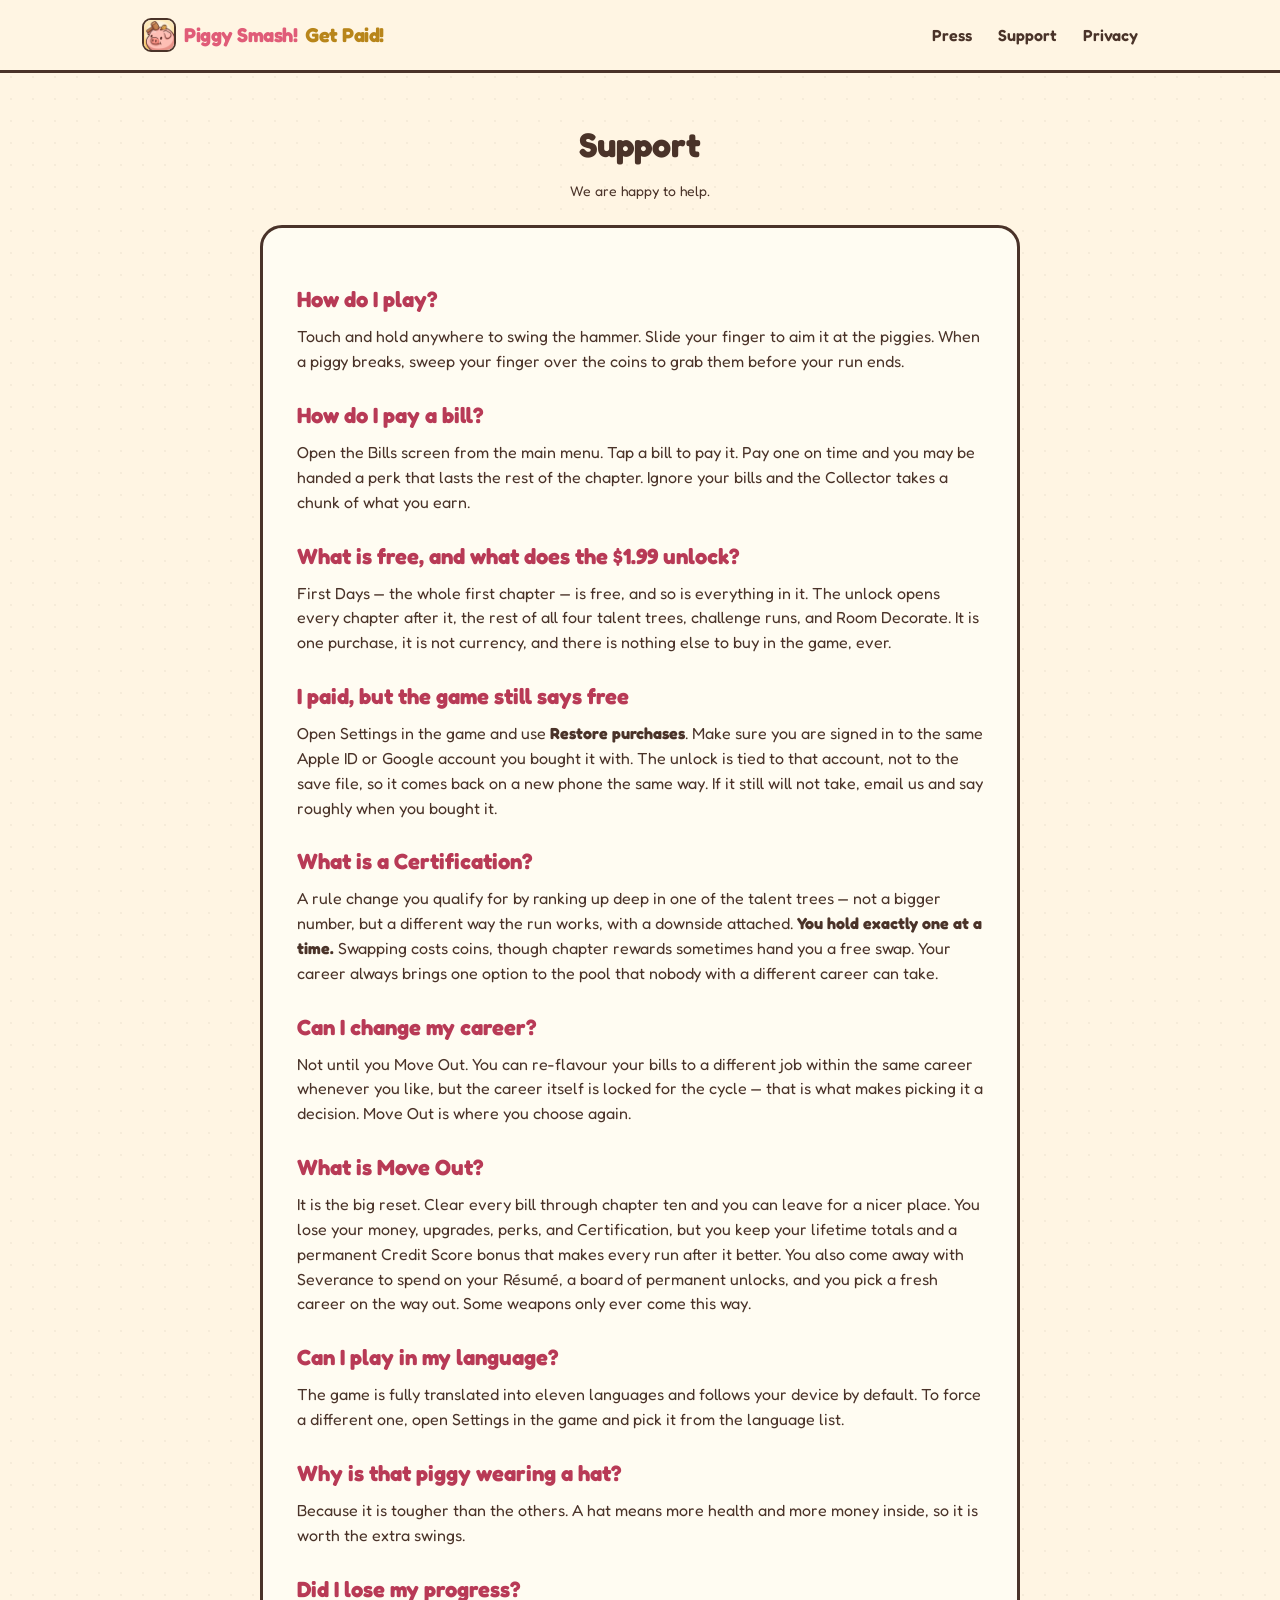
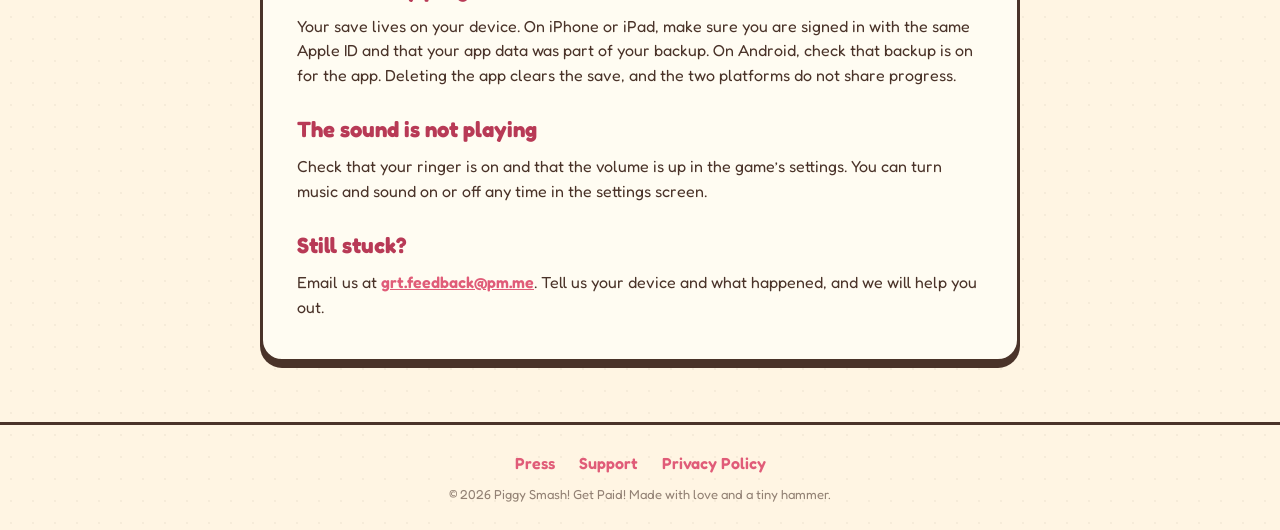
<file: support.html>
<!doctype html>
<html lang="en">
<head>
<meta charset="utf-8">
<meta name="viewport" content="width=device-width, initial-scale=1">
<title>Support &middot; Piggy Smash! Get Paid!</title>
<meta name="description" content="Help and support for Piggy Smash! Get Paid!. Questions, tips, and how to reach us.">
<link rel="canonical" href="https://piggiesmash.com/support.html">
<link rel="icon" href="assets/appicon.png">
<link rel="apple-touch-icon" href="assets/appicon.png">
<meta name="theme-color" content="#fff5e3">
<meta property="og:type" content="website">
<meta property="og:site_name" content="Piggy Smash! Get Paid!">
<meta property="og:url" content="https://piggiesmash.com/support.html">
<meta property="og:title" content="Support &middot; Piggy Smash! Get Paid!">
<meta property="og:description" content="Help and support for Piggy Smash! Get Paid!. Questions, tips, and how to reach us.">
<meta property="og:image" content="https://piggiesmash.com/assets/og.png">
<meta property="og:image:width" content="1200">
<meta property="og:image:height" content="630">
<meta name="twitter:card" content="summary_large_image">
<meta name="twitter:image" content="https://piggiesmash.com/assets/og.png">
<link rel="stylesheet" href="style.css?v=11">
</head>
<body>
<header>
  <div class="wrap">
    <a class="brand" href="index.html"><img src="assets/appicon.png" alt=""> Piggy Smash! <span>Get Paid!</span></a>
    <nav>
      <a href="press.html">Press</a>
      <a href="support.html">Support</a>
      <a href="privacy.html">Privacy</a>
    </nav>
  </div>
</header>

<main class="wrap page">
  <h1>Support</h1>
  <p class="updated">We are happy to help.</p>
  <div class="panel">
    <h2>How do I play?</h2>
    <p>Touch and hold anywhere to swing the hammer. Slide your finger to aim it at the piggies. When a piggy breaks, sweep your finger over the coins to grab them before your run ends.</p>

    <h2>How do I pay a bill?</h2>
    <p>Open the Bills screen from the main menu. Tap a bill to pay it. Pay one on time and you may be handed a perk that lasts the rest of the chapter. Ignore your bills and the Collector takes a chunk of what you earn.</p>

    <h2>What is free, and what does the $1.99 unlock?</h2>
    <p>First Days &mdash; the whole first chapter &mdash; is free, and so is everything in it. The unlock opens every chapter after it, the rest of all four talent trees, challenge runs, and Room Decorate. It is one purchase, it is not currency, and there is nothing else to buy in the game, ever.</p>

    <h2>I paid, but the game still says free</h2>
    <p>Open Settings in the game and use <strong>Restore purchases</strong>. Make sure you are signed in to the same Apple ID or Google account you bought it with. The unlock is tied to that account, not to the save file, so it comes back on a new phone the same way. If it still will not take, email us and say roughly when you bought it.</p>

    <h2>What is a Certification?</h2>
    <p>A rule change you qualify for by ranking up deep in one of the talent trees &mdash; not a bigger number, but a different way the run works, with a downside attached. <strong>You hold exactly one at a time.</strong> Swapping costs coins, though chapter rewards sometimes hand you a free swap. Your career always brings one option to the pool that nobody with a different career can take.</p>

    <h2>Can I change my career?</h2>
    <p>Not until you Move Out. You can re-flavour your bills to a different job within the same career whenever you like, but the career itself is locked for the cycle &mdash; that is what makes picking it a decision. Move Out is where you choose again.</p>

    <h2>What is Move Out?</h2>
    <p>It is the big reset. Clear every bill through chapter ten and you can leave for a nicer place. You lose your money, upgrades, perks, and Certification, but you keep your lifetime totals and a permanent Credit Score bonus that makes every run after it better. You also come away with Severance to spend on your R&eacute;sum&eacute;, a board of permanent unlocks, and you pick a fresh career on the way out. Some weapons only ever come this way.</p>

    <h2>Can I play in my language?</h2>
    <p>The game is fully translated into eleven languages and follows your device by default. To force a different one, open Settings in the game and pick it from the language list.</p>

    <h2>Why is that piggy wearing a hat?</h2>
    <p>Because it is tougher than the others. A hat means more health and more money inside, so it is worth the extra swings.</p>

    <h2>Did I lose my progress?</h2>
    <p>Your save lives on your device. On iPhone or iPad, make sure you are signed in with the same Apple ID and that your app data was part of your backup. On Android, check that backup is on for the app. Deleting the app clears the save, and the two platforms do not share progress.</p>

    <h2>The sound is not playing</h2>
    <p>Check that your ringer is on and that the volume is up in the game&rsquo;s settings. You can turn music and sound on or off any time in the settings screen.</p>

    <h2>Still stuck?</h2>
    <p>Email us at <a href="mailto:grt.feedback@pm.me">grt.feedback@pm.me</a>. Tell us your device and what happened, and we will help you out.</p>
  </div>
</main>

<footer>
  <div class="wrap">
    <a href="press.html">Press</a>
    <a href="support.html">Support</a>
    <a href="privacy.html">Privacy Policy</a>
    <p class="small">&copy; 2026 Piggy Smash! Get Paid! Made with love and a tiny hammer.</p>
  </div>
</footer>

<!-- A handful of coins falls past the page every so often, then it goes quiet
     again. Decorative; see coins.js and .coinfall in style.css. -->
<div class="coinfall" aria-hidden="true"></div>
<script src="coins.js?v=2" defer></script>
</body>
</html>
</file>
<file: style.css>
/* Get Paid! Piggy Smash — site styles, matched to the in-game look. */
@import url('https://fonts.googleapis.com/css2?family=Fredoka:wght@400;500;600;700&display=swap');

:root {
  --ink: #4a3329;
  --ink-soft: rgba(74, 51, 41, 0.6);
  --cream: #fff5e3;
  --paper: #fffcf2;
  --blush: #ffbfcc;
  --berry: #e05c78;
  --berry-dark: #b83a56;
  --gold: #ffcc47;
  --gold-dark: #b8851a;
  --mint: #87d4a1;
  --mint-dark: #388c5c;
  --wood: #c78c4f;
  --sky: #73c2d4;
}

* { box-sizing: border-box; margin: 0; padding: 0; }

body {
  font-family: 'Fredoka', system-ui, sans-serif;
  color: var(--ink);
  background-color: var(--cream);
  background-image: radial-gradient(rgba(74, 51, 41, 0.05) 1.5px, transparent 1.5px);
  background-size: 22px 22px;
  line-height: 1.55;
  -webkit-font-smoothing: antialiased;
}

.wrap { max-width: 1040px; margin: 0 auto; padding: 0 22px; }

/* ---- header ---- */
header {
  padding: 18px 0;
  position: sticky; top: 0; z-index: 10;
  background: rgba(255, 245, 227, 0.9);
  backdrop-filter: blur(6px);
  border-bottom: 3px solid var(--ink);
}
header .wrap { display: flex; align-items: center; justify-content: space-between; }
.brand { font-weight: 700; font-size: 22px; color: var(--berry); text-decoration: none; letter-spacing: -0.5px; }
.brand span { color: var(--gold-dark); }
nav a { color: var(--ink); text-decoration: none; font-weight: 600; margin-left: 22px; }
nav a:hover { color: var(--berry); }

/* ---- buttons ---- */
.btn {
  display: inline-block; font-weight: 700; font-size: 18px;
  color: #fff; background: var(--berry);
  padding: 14px 30px; border-radius: 16px;
  border: 3px solid var(--ink);
  box-shadow: 0 5px 0 var(--ink);
  text-decoration: none; cursor: pointer;
  transition: transform .08s ease, box-shadow .08s ease;
}
.btn:active { transform: translateY(4px); box-shadow: 0 1px 0 var(--ink); }
.btn.mint { background: var(--mint); color: var(--ink); }
.btn.gold { background: var(--gold); color: var(--ink); }

/* ---- hero ---- */
.hero { text-align: center; padding: 64px 0 40px; }
.sign {
  display: inline-block; background: linear-gradient(180deg, var(--paper), var(--cream));
  border: 4px solid var(--ink); border-radius: 24px;
  padding: 22px 40px; box-shadow: 0 8px 0 var(--ink);
  transform: rotate(-1.2deg);
}
.sign h1 {
  font-size: clamp(46px, 9vw, 88px); font-weight: 700; color: var(--berry);
  letter-spacing: -1px; line-height: 0.95;
  text-shadow: 3px 3px 0 var(--ink);
}
.ribbon {
  display: inline-block; margin-top: 8px; background: var(--gold);
  color: var(--cream); font-weight: 700; letter-spacing: 3px;
  padding: 6px 26px; border: 3px solid var(--ink);
  clip-path: polygon(6% 0, 94% 0, 100% 50%, 94% 100%, 6% 100%, 0 50%);
  text-shadow: 2px 2px 0 var(--ink);
}
.tagline { font-size: clamp(18px, 3vw, 24px); font-weight: 600; margin: 26px 0 8px; }
.sub { color: var(--ink-soft); max-width: 560px; margin: 0 auto 28px; }
.cta { display: flex; gap: 14px; justify-content: center; flex-wrap: wrap; }
.soon { font-size: 14px; color: var(--ink-soft); margin-top: 14px; }
.soon a { color: var(--berry); }

/* ---- store badges ----------------------------------------------------------
   Apple's and Google's own lockups, which neither company lets you restyle: no
   border, no shadow, no rounding of our own, and no scrapbook wobble. The only
   thing we control is size, and both guidelines say the same thing about that —
   the two badges get equal height and the App Store one is never the smaller.

   Equal height, from two DIFFERENT aspect ratios (Apple 3:1, Google 3.371:1),
   without a fixed pixel height: give each a flex-grow equal to its own ratio
   over a zero basis. Flex then hands out the row's width in exactly 3 : 3.371,
   which is the same thing as saying "same height". A fixed `height: 56px`
   looked identical on a desktop and ran off the side of a 360px phone, because
   two badges sized in px cannot shrink; this cannot overflow at any width. */
.cta.store { align-items: center; gap: 16px; max-width: 380px; margin: 0 auto; flex-wrap: nowrap; }
.storebadge { display: block; line-height: 0; min-width: 0; }
.storebadge.apple  { flex: 3 1 0; }
.storebadge.google { flex: 3.371 1 0; }
.storebadge img { width: 100%; height: auto; display: block; }
.storebadge:active { transform: translateY(2px); }

/* ---- shots ---- */
.shots { display: flex; gap: 20px; justify-content: center; flex-wrap: wrap; padding: 20px 0 50px; }
.shots img {
  width: 220px; max-width: 44vw; border-radius: 26px;
  border: 4px solid var(--ink); box-shadow: 0 8px 0 rgba(74, 51, 41, 0.35);
  transform: rotate(-2deg);
}
.shots img:nth-child(2) { transform: rotate(1.5deg) translateY(-10px); }
.shots img:nth-child(3) { transform: rotate(-1deg); }

/* ---- features ---- */
.features { padding: 30px 0 60px; }
.features h2, .page h1 { text-align: center; font-size: 34px; font-weight: 700; margin-bottom: 8px; }
/* Flex rather than grid so a row that does not fill up CENTRES its cards. An
   auto-fit grid packs the leftovers against the left edge, which stranded the
   fifth card of "What you do" on its own in the corner. The 320px cap is the
   natural width of a three-card row, so full rows lay out exactly as they did. */
.grid {
  display: flex; flex-wrap: wrap; justify-content: center;
  gap: 18px; margin-top: 26px;
}
.card {
  flex: 1 1 220px; max-width: 320px;
  background: var(--paper); border: 3px solid var(--ink); border-radius: 20px;
  padding: 22px; box-shadow: 0 6px 0 var(--ink);
}
.card .emoji { font-size: 40px; }
.card h3 { margin: 8px 0 4px; font-size: 20px; font-weight: 700; }
.card p { color: var(--ink-soft); font-size: 15px; }

/* ---- content pages ---- */
.page { padding: 46px 0 60px; }
.page .panel {
  background: var(--paper); border: 3px solid var(--ink); border-radius: 22px;
  padding: 30px 34px; box-shadow: 0 6px 0 var(--ink); max-width: 760px; margin: 24px auto 0;
}
.page h2 { font-size: 22px; font-weight: 700; margin: 24px 0 8px; color: var(--berry-dark); }
.page p, .page li { color: var(--ink); margin-bottom: 10px; }
.page ul { padding-left: 22px; }
.page a { color: var(--berry); font-weight: 600; }
.updated { text-align: center; color: var(--ink-soft); font-size: 14px; margin-top: 6px; }

/* ---- footer ---- */
footer { border-top: 3px solid var(--ink); padding: 26px 0; text-align: center; color: var(--ink-soft); }
footer a { color: var(--berry); text-decoration: none; font-weight: 600; margin: 0 10px; }
footer .small { font-size: 13px; margin-top: 8px; }

/* ---- game-art additions ---- */
.brand { display: inline-flex; align-items: center; gap: 8px; }
.brand img { width: 34px; height: 34px; border-radius: 9px; border: 2px solid var(--ink); }

.hero-art { display: flex; align-items: flex-end; justify-content: center; gap: 6px; margin: 6px 0 26px; min-height: 160px; }
.hero-art .piggy { width: clamp(120px, 30vw, 168px); animation: bob 2.4s ease-in-out infinite; }
.hero-art .hammer { width: clamp(78px, 20vw, 112px); transform: rotate(-16deg); animation: swing 2.4s ease-in-out infinite; transform-origin: bottom center; }
.hero-art .coin { width: clamp(34px, 9vw, 48px); }
.hero-art .c1 { animation: float 2.8s ease-in-out infinite; }
.hero-art .c2 { animation: float 2.8s ease-in-out infinite 0.6s; }
@keyframes bob { 0%,100% { transform: translateY(0) rotate(-1deg); } 50% { transform: translateY(-8px) rotate(1deg); } }
@keyframes swing { 0%,100% { transform: rotate(-16deg); } 50% { transform: rotate(-30deg); } }
@keyframes float { 0%,100% { transform: translateY(0); } 50% { transform: translateY(-10px); } }
@media (prefers-reduced-motion: reduce) { .hero-art * { animation: none !important; } }

.card { text-align: center; }
.card .ic { width: 62px; height: 62px; object-fit: contain; margin-bottom: 6px; }
/* Centred with the rest of the card. The badged icon and the heading were
   already centred, so ragged-left body under them read as a misprint. */
.card p { text-align: center; }


/* ---- real logo + badged icons (overrides) ---- */
.hero .logo { width: min(560px, 90vw); height: auto; display: block; margin: 0 auto 6px; }
.brand img { width: 38px; height: 38px; }
.card .ic {
  width: 74px; height: 74px; object-fit: contain; box-sizing: border-box;
  padding: 14px; margin: 0 auto 10px; display: block;
  background: var(--cream); border: 3px solid var(--ink); border-radius: 50%;
}

/* ---- header brand: keep the icon small and inline ---- */
header .brand { font-size: 20px; flex-wrap: nowrap; white-space: nowrap; }
header .brand img { width: 34px !important; height: 34px !important; flex: 0 0 auto; }

/* ---- hero smash animation (loops, resets ~2s after each smash) ---- */
.hero-art { min-height: 210px; display: flex; justify-content: center; align-items: flex-end; }
.smash { position: relative; width: 280px; height: 200px; }
.smash .piggy {
  position: absolute; left: 50%; bottom: 0; width: 152px; margin: 0;
  transform: translateX(-50%);
  transform-origin: bottom center;
  animation: piggy-smash 3s ease-in-out infinite;
}
.smash .hammer {
  position: absolute; left: 54%; bottom: 78px; width: 116px; margin: 0;
  transform: rotate(-42deg);
  transform-origin: bottom left;
  animation: hammer-smash 3s ease-in-out infinite;
  z-index: 3;
}
.smash .coins { position: absolute; left: 50%; bottom: 92px; width: 0; height: 0; }
.smash .coin {
  position: absolute; left: 0; top: 0; width: 40px; margin-left: -20px;
  opacity: 0;
  animation: coin-burst 3s ease-in-out infinite;
}
@keyframes hammer-smash {
  0%, 10% { transform: rotate(-42deg); }
  17%     { transform: rotate(10deg); }   /* SLAM onto the piggy */
  23%     { transform: rotate(3deg); }
  34%, 100% { transform: rotate(-42deg); } /* raise back up and wait */
}
@keyframes piggy-smash {
  0%, 15%  { transform: translateX(-50%) scale(1, 1); }
  18%      { transform: translateX(-50%) scale(1.14, 0.8); }  /* squish on impact */
  22%      { transform: translateX(-53%) scale(0.93, 1.08); }
  26%      { transform: translateX(-47%) scale(1.03, 0.97); }
  32%      { transform: translateX(-50%) scale(1, 1); }
  100%     { transform: translateX(-50%) scale(1, 1); }
}
@keyframes coin-burst {
  0%, 15%   { opacity: 0; transform: translate(0, 0) scale(0.4); }
  18%       { opacity: 1; transform: translate(calc(var(--dx) * 0.4), -18px) scale(1); }
  34%       { opacity: 1; transform: translate(var(--dx), -50px) scale(1); }  /* burst up and out */
  60%       { opacity: 1; transform: translate(var(--dx), 44px) scale(1); }   /* fall to the table */
  80%       { opacity: 1; transform: translate(var(--dx), 44px) scale(1); }   /* rest a beat */
  92%, 100% { opacity: 0; transform: translate(var(--dx), 44px) scale(0.7); } /* fade, then reset */
}
@media (prefers-reduced-motion: reduce) {
  .smash .piggy, .smash .hammer, .smash .coin { animation: none !important; }
  .smash .hammer { transform: rotate(-30deg); }
  .smash .coin:nth-child(2), .smash .coin:nth-child(4) { opacity: 1; transform: translate(var(--dx), 30px); }
}

/* ---- hero smash animation v2 (chop, reliable positioning) ---- */
.smash { position: relative; width: 240px; height: 210px; }
.smash .piggy {
  position: absolute; left: 50%; bottom: 0; width: 150px; margin: 0;
  transform: translateX(-50%); transform-origin: bottom center;
  animation: piggy-smash 3s ease-in-out infinite;
}
.smash .hammer {
  position: absolute; left: 50%; top: 0; width: 112px; margin-left: -42px;
  transform-origin: bottom center; transform: translateY(-34px) rotate(-16deg);
  animation: hammer-chop 3s ease-in-out infinite; z-index: 3;
}
.smash .coins { position: absolute; left: 50%; top: 62px; width: 0; height: 0; }
.smash .coin {
  position: absolute; left: -19px; top: -19px; width: 38px; margin: 0;
  opacity: 0; animation: coin-burst 3s ease-in-out infinite;
}
@keyframes hammer-chop {
  0%, 10%  { transform: translateY(-34px) rotate(-16deg); }
  17%      { transform: translateY(8px) rotate(6deg); }
  24%      { transform: translateY(0) rotate(2deg); }
  34%,100% { transform: translateY(-34px) rotate(-16deg); }
}
@keyframes piggy-smash {
  0%, 15%  { transform: translateX(-50%) scale(1,1); }
  18%      { transform: translateX(-50%) scale(1.14,0.8); }
  22%      { transform: translateX(-53%) scale(0.93,1.08); }
  26%      { transform: translateX(-47%) scale(1.03,0.97); }
  32%,100% { transform: translateX(-50%) scale(1,1); }
}
@keyframes coin-burst {
  0%, 16%  { opacity: 0; transform: translate(0,0) scale(0.4); }
  19%      { opacity: 1; transform: translate(calc(var(--dx)*0.35), -14px) scale(1); }
  36%      { opacity: 1; transform: translate(var(--dx), -48px) scale(1); }
  62%      { opacity: 1; transform: translate(var(--dx), 74px) scale(1); }
  82%      { opacity: 1; transform: translate(var(--dx), 74px) scale(1); }
  93%,100% { opacity: 0; transform: translate(var(--dx), 74px) scale(0.7); }
}

/* ---- hero smash animation v3 (game-like: swing, crack, coins fall) ---- */
.smash { position: relative; width: 240px; height: 210px; }
.smash .piggy { position:absolute; left:50%; bottom:0; width:150px; margin:0; transform:translateX(-50%); transform-origin:bottom center; animation: hs-piggy 3s ease-in-out infinite; }
.smash .crack { position:absolute; left:50%; bottom:0; width:150px; margin:0; transform:translateX(-50%); opacity:0; animation: hs-crack 3s ease-in-out infinite; z-index:2; }
.smash .coins { position:absolute; left:50%; top:72px; width:0; height:0; }
.smash .coin { position:absolute; left:-18px; top:-18px; width:36px; margin:0; opacity:0; animation: hs-coin 3s ease-in-out infinite; }
.smash .hammer { position:absolute; left:36%; top:16px; width:116px; margin:0; transform-origin:22% 86%; transform:rotate(46deg); animation: hs-hammer 3s ease-in-out infinite; z-index:3; }
@keyframes hs-hammer { 0%,8%{transform:rotate(46deg)} 16%{transform:rotate(-52deg)} 22%{transform:rotate(-44deg)} 32%,100%{transform:rotate(46deg)} }
@keyframes hs-piggy { 0%,14%{transform:translateX(-50%) scale(1,1)} 17%{transform:translateX(-50%) scale(1.13,0.82)} 21%{transform:translateX(-52%) scale(0.94,1.07)} 26%{transform:translateX(-48%) scale(1.02,0.98)} 32%,100%{transform:translateX(-50%) scale(1,1)} }
@keyframes hs-crack { 0%,15%{opacity:0} 18%{opacity:1} 78%{opacity:1} 90%,100%{opacity:0} }
@keyframes hs-coin { 0%,15%{opacity:0; transform:translate(0,0) scale(0.4)} 19%{opacity:1; transform:translate(calc(var(--dx)*0.35),-14px) scale(1)} 36%{opacity:1; transform:translate(var(--dx),-44px) scale(1)} 62%{opacity:1; transform:translate(var(--dx),72px) scale(1)} 82%{opacity:1; transform:translate(var(--dx),72px) scale(1)} 92%,100%{opacity:0; transform:translate(var(--dx),72px) scale(0.7)} }
@media (prefers-reduced-motion: reduce) { .smash .piggy, .smash .hammer, .smash .coin, .smash .crack { animation: none !important; } .smash .hammer { transform: rotate(30deg); } }

/* ---- hero smash animation v4 (hit, crack, hit, break, coins drop in place) ---- */
.smash { position: relative; width: 240px; height: 210px; }
.smash .piggy { position:absolute; left:50%; bottom:0; width:150px; margin:0; transform:translateX(-50%); transform-origin:bottom center; animation: hs2-piggy 4.5s ease-in-out infinite; }
.smash .crack { position:absolute; left:50%; bottom:0; width:150px; margin:0; transform:translateX(-50%); opacity:0; z-index:2; animation: hs2-crack 4.5s ease-in-out infinite; }
.smash .coins { position:absolute; left:50%; top:auto; bottom:34px; width:0; height:0; z-index:4; }
.smash .coin { position:absolute; left:-17px; top:-17px; width:34px; margin:0; opacity:0; z-index:4; animation: hs2-coin 4.5s ease-in-out infinite; }
.smash .hammer { position:absolute; left:36%; top:16px; width:116px; margin:0; transform-origin:22% 86%; transform:rotate(46deg); z-index:3; animation: hs2-hammer 4.5s ease-in-out infinite; }
@keyframes hs2-hammer { 0%,7%{transform:rotate(46deg)} 13%{transform:rotate(-52deg)} 22%{transform:rotate(46deg)} 35%{transform:rotate(-52deg)} 44%,100%{transform:rotate(46deg)} }
@keyframes hs2-piggy { 0%,11%{transform:translateX(-50%) scale(1,1); opacity:1} 14%{transform:translateX(-50%) scale(1.1,0.85)} 20%{transform:translateX(-50%) scale(1,1)} 36%{transform:translateX(-50%) scale(1.14,0.8); opacity:1} 39%{transform:translateX(-50%) scale(1.25,0.6); opacity:0} 86%{opacity:0} 91%{transform:translateX(-50%) scale(1,1); opacity:1} 100%{transform:translateX(-50%) scale(1,1); opacity:1} }
@keyframes hs2-crack { 0%,13%{opacity:0} 16%{opacity:1} 37%{opacity:1} 39%,100%{opacity:0} }
@keyframes hs2-coin { 0%,37%{opacity:0; transform:translate(0,-30px) scale(0.4)} 41%{opacity:1; transform:translate(calc(var(--dx)*0.7),-40px) scale(1)} 56%{opacity:1; transform:translate(var(--dx),0) scale(1)} 80%{opacity:1; transform:translate(var(--dx),0) scale(1)} 88%,100%{opacity:0; transform:translate(var(--dx),0) scale(0.85)} }
@media (prefers-reduced-motion: reduce) { .smash .piggy, .smash .hammer, .smash .coin, .smash .crack { animation: none !important; } .smash .hammer { transform: rotate(30deg); } }

/* ---- stacked feature sections + the numbers strip ---- */
.features + .features { padding-top: 0; }
.features .sub { margin-bottom: 0; }
.features h2 + .sub { margin-top: 4px; }

/* The one prose section on the page. `.features .sub` zeroes its bottom margin
   (it exists to sit tight under an h2 as a one-line deck), so two stacked
   paragraphs ran together; and `.features` only centres its h2, which left
   multi-line body copy ragged-right under a centred heading while every card on
   the page centres its text. Both are re-stated here rather than changed at
   source, because the one-line-deck behaviour is right everywhere else. */
.fair { text-align: center; }
.fair .sub { margin-bottom: 16px; }
.fair .sub:last-child { margin-bottom: 0; }

.numbers { padding: 8px 0 66px; }
.numbers ul {
  list-style: none; display: flex; flex-wrap: wrap;
  justify-content: center; gap: 12px 14px;
}
.numbers li {
  background: var(--paper); border: 3px solid var(--ink); border-radius: 999px;
  box-shadow: 0 4px 0 var(--ink);
  padding: 8px 20px; font-size: 15px; font-weight: 600; color: var(--ink-soft);
}
.numbers li:nth-child(odd)  { transform: rotate(-1.5deg); }
.numbers li:nth-child(even) { transform: rotate(1.5deg); }
.numbers b { font-size: 21px; font-weight: 700; color: var(--berry); margin-right: 5px; }

/* ---- hero smash animation v5: the game's actual break ----------------------
   Ported from Views/MenuPiggy.swift. Two things the earlier versions got
   wrong. First, damage is drawn INTO the body art — the game swaps the whole
   sprite as HP drops (PiggyType.damageSprite), so the cracks spread and the
   piggy comes apart, rather than one doodle fading in on a pristine body.
   Second, it breaks into shards (SmashBurst), not thin air.
   Hammer geometry is the game's: pivot on the grip at (0.82, 0.84), resting
   at +50 degrees, winding back to +74, landing at +10. Nudge those three and
   nothing else if the contact point ever needs moving.                      */

.smash {
  --h: 132px;                        /* piggy height; everything derives from it */
  position: relative;
  width: calc(var(--h) * 2.3); height: calc(var(--h) * 1.6);
}

/* ---- body: five stacked frames, one visible at a time ---- */
.smash .pig {
  position: absolute; left: calc(50% - var(--h) * 0.20); bottom: 0;
  width: calc(var(--h) * 1.128); height: var(--h);
  transform-origin: bottom center; translate: -50% 0;
  animation: hs5-pig 6s linear infinite;
}
.smash .body {
  position: absolute; inset: 0; width: 100%; height: 100%;
  object-fit: contain; margin: 0; opacity: 0;
  animation: 6s steps(1, end) infinite;
}
.smash .s0 { animation-name: hs5-s0; }
.smash .s1 { animation-name: hs5-s1; }
.smash .s2 { animation-name: hs5-s2; }
.smash .s3 { animation-name: hs5-s3; }
.smash .s4 { animation-name: hs5-s4; }

@keyframes hs5-s0 { 0%,9.1%{opacity:1} 9.2%,79.9%{opacity:0} 80%,100%{opacity:1} }
@keyframes hs5-s1 { 0%,9.1%{opacity:0} 9.2%,21.6%{opacity:1} 21.7%,100%{opacity:0} }
@keyframes hs5-s2 { 0%,21.6%{opacity:0} 21.7%,34.1%{opacity:1} 34.2%,100%{opacity:0} }
@keyframes hs5-s3 { 0%,34.1%{opacity:0} 34.2%,46.6%{opacity:1} 46.7%,100%{opacity:0} }
@keyframes hs5-s4 { 0%,46.6%{opacity:0} 46.7%,48.4%{opacity:1} 48.5%,100%{opacity:0} }

/* Squash on the wind-up, harder squash on impact, overshoot, settle — then
   scale away to 0.4 and fade, which is the game's break transition. */
@keyframes hs5-pig {
  0%,3.3%   { transform: scale(1,1) rotate(0deg);          opacity: 1 }
  8%        { transform: scale(1.10,0.92) rotate(2.5deg);  opacity: 1 }
  9.2%      { transform: scale(1.14,0.86) rotate(0deg);    opacity: 1 }
  12%       { transform: scale(0.97,1.04) rotate(0deg) }
  15.8%     { transform: scale(1,1) rotate(0deg) }
  20.5%     { transform: scale(1.10,0.92) rotate(2.5deg) }
  21.7%     { transform: scale(1.14,0.86) rotate(0deg) }
  24.5%     { transform: scale(0.97,1.04) rotate(0deg) }
  28.3%     { transform: scale(1,1) rotate(0deg) }
  33%       { transform: scale(1.10,0.92) rotate(2.5deg) }
  34.2%     { transform: scale(1.14,0.86) rotate(0deg) }
  37%       { transform: scale(0.97,1.04) rotate(0deg) }
  40.8%     { transform: scale(1,1) rotate(0deg) }
  45.5%     { transform: scale(1.10,0.92) rotate(2.5deg) }
  46.7%     { transform: scale(1.16,0.84) rotate(0deg);    opacity: 1 }
  48.5%     { transform: scale(1.16,0.84) rotate(0deg);    opacity: 1 }
  50.8%     { transform: scale(0.4,0.4) rotate(0deg);      opacity: 0 }
  80%       { transform: scale(0.4,0.4) rotate(0deg);      opacity: 0 }
  87%,100%  { transform: scale(1,1) rotate(0deg);          opacity: 1 }
}

/* ---- hammer: rest 50deg, wind back to 74, snap down to 10 ---- */
.smash .hammer {
  position: absolute; left: calc(50% + var(--h) * 0.46); bottom: calc(var(--h) * 0.14);
  width: calc(var(--h) * 0.883); height: auto; margin: 0;
  translate: -50% 0;
  transform-origin: 82% 84%; transform: rotate(50deg);
  z-index: 3;
  animation: hs5-hammer 6s infinite;
}
@keyframes hs5-hammer {
  0%,3.3%   { transform: rotate(50deg); animation-timing-function: linear }
  8%        { transform: rotate(74deg); animation-timing-function: ease-in }
  9.2%      { transform: rotate(10deg); animation-timing-function: ease-out }
  15.8%     { transform: rotate(50deg); animation-timing-function: linear }
  20.5%     { transform: rotate(74deg); animation-timing-function: ease-in }
  21.7%     { transform: rotate(10deg); animation-timing-function: ease-out }
  28.3%     { transform: rotate(50deg); animation-timing-function: linear }
  33%       { transform: rotate(74deg); animation-timing-function: ease-in }
  34.2%     { transform: rotate(10deg); animation-timing-function: ease-out }
  40.8%     { transform: rotate(50deg); animation-timing-function: linear }
  45.5%     { transform: rotate(74deg); animation-timing-function: ease-in }
  46.7%     { transform: rotate(10deg); animation-timing-function: ease-out }
  53.3%,100%{ transform: rotate(50deg) }
}

/* ---- the break: a flash and ten chips of whatever it was made of ---- */
.smash .burst {
  position: absolute; left: calc(50% - var(--h) * 0.20); bottom: calc(var(--h) * 0.38);
  width: 0; height: 0; z-index: 2;
}
.smash .spark {
  position: absolute; left: -65px; top: -65px; width: 130px; height: 130px;
  margin: 0; opacity: 0; animation: hs5-spark 6s ease-out infinite;
}
@keyframes hs5-spark {
  0%,48.4%   { opacity: 0;   transform: scale(0.34) }
  48.5%      { opacity: .95; transform: scale(0.34) }
  57.2%,100% { opacity: 0;   transform: scale(1) }
}
.smash .burst i {
  position: absolute; opacity: 0; border: 2px solid var(--ink);
  animation: hs5-shard 6s ease-out infinite;
}
.smash .chip {
  width: var(--s); height: calc(var(--s) * 0.8);
  margin: calc(var(--s) * -0.4) 0 0 calc(var(--s) * -0.5);
  background: var(--blush); border-radius: 3px;
}
.smash .cap {
  width: calc(var(--s) * 1.1); height: calc(var(--s) * 0.65);
  margin: calc(var(--s) * -0.325) 0 0 calc(var(--s) * -0.55);
  background: var(--paper); border-radius: 999px;
}
@keyframes hs5-shard {
  0%,48.4%   { opacity: 0; transform: translate(0,0) rotate(0deg) scale(1) }
  48.5%      { opacity: 1; transform: translate(0,0) rotate(0deg) scale(1) }
  57.2%,100% { opacity: 0; transform: translate(var(--dx), var(--dy)) rotate(var(--r)) scale(0.65) }
}

/* ---- coins, thrown on the break and left on the table ---- */
.smash .coins {
  position: absolute; left: calc(50% - var(--h) * 0.20); bottom: calc(var(--h) * 0.24);
  width: 0; height: 0; z-index: 4;
}
.smash .coin {
  position: absolute; left: -18px; top: -18px; width: 36px; height: 36px;
  margin: 0; opacity: 0; animation: hs5-coin 6s ease-out infinite;
}
@keyframes hs5-coin {
  0%,47%   { opacity: 0; transform: translate(0,0) scale(0.4) }
  50%      { opacity: 1; transform: translate(calc(var(--dx) * 0.6), -34px) scale(1) }
  57%      { opacity: 1; transform: translate(var(--dx), -46px) scale(1) }
  68%      { opacity: 1; transform: translate(var(--dx), 6px) scale(1) }
  74%      { opacity: 1; transform: translate(var(--dx), 6px) scale(1) }
  79%,100% { opacity: 0; transform: translate(var(--dx), 6px) scale(0.8) }
}

.hero-art { min-height: calc(132px * 1.6); }
@media (max-width: 520px) { .smash { --h: 104px; } .hero-art { min-height: 168px; } }

/* Frozen, it should still read as "hammer, cracked piggy, coins". */
@media (prefers-reduced-motion: reduce) {
  .smash .pig, .smash .body, .smash .hammer, .smash .coin,
  .smash .spark, .smash .burst i { animation: none !important; }
  .smash .pig { transform: scale(1,1) }
  .smash .s2 { opacity: 1 }
  .smash .hammer { transform: rotate(28deg) }
  .smash .spark { opacity: 0 }
  .smash .coin { opacity: 1; transform: translate(var(--dx), 6px) }
}

/* ---- press kit (press.html) ------------------------------------------- */
.kit-cta { text-align: center; margin: 22px 0 4px; }

.facts { width: 100%; border-collapse: collapse; margin-top: 6px; }
.facts th, .facts td { text-align: left; padding: 9px 6px; vertical-align: top;
  border-bottom: 2px dotted rgba(74,51,41,.22); }
.facts th { width: 38%; color: var(--berry-dark); font-weight: 700; white-space: nowrap; }
.facts tr:last-child th, .facts tr:last-child td { border-bottom: 0; }

.small-note { font-size: 14px; color: var(--ink-soft); margin-top: 12px; }

.page h3 { font-size: 16px; font-weight: 700; margin: 18px 0 4px;
  color: var(--gold-dark); text-transform: uppercase; letter-spacing: .5px; }

.page blockquote { margin: 0; padding: 14px 16px; background: var(--cream);
  border: 3px solid var(--ink); border-radius: 16px; box-shadow: 0 4px 0 var(--ink); }
.page blockquote p:last-child { margin-bottom: 0; }

/* Screenshots are 1320x2868 and there are six: a fixed 3-up would be a wall of
   thumbnails on a phone, so let them reflow and cap the height instead. */
.shotgrid, .artgrid { display: grid; gap: 14px; margin-top: 14px;
  grid-template-columns: repeat(auto-fit, minmax(150px, 1fr)); }
.artgrid { grid-template-columns: repeat(auto-fit, minmax(240px, 1fr)); align-items: center; }
.shotgrid img, .artgrid img { width: 100%; height: auto; display: block;
  border: 3px solid var(--ink); border-radius: 14px; box-shadow: 0 5px 0 var(--ink);
  background: var(--paper); }
.artgrid img { padding: 10px; }
.artgrid img.icon { max-width: 180px; margin: 0 auto; }
.shotgrid a:active img, .artgrid a:active img { transform: translateY(3px);
  box-shadow: 0 2px 0 var(--ink); }

.swatches { list-style: none; padding-left: 0; display: grid; gap: 8px;
  grid-template-columns: repeat(auto-fit, minmax(190px, 1fr)); }
.swatches li { display: flex; align-items: center; gap: 9px; font-size: 15px; }
.swatches i { width: 26px; height: 26px; flex: 0 0 auto; border-radius: 8px;
  border: 2px solid var(--ink); }
.swatches code { color: var(--ink-soft); font-size: 13px; }

/* ---- narrow screens: three nav links no longer fit beside the brand ----
   The header was a single nowrap row built for two links. Adding Press pushes
   it past a 390px viewport, and because the row is nowrap the whole PAGE gets
   a horizontal scrollbar rather than the header wrapping. Stack it instead. */
@media (max-width: 560px) {
  header .wrap { flex-direction: column; align-items: center; gap: 8px; }
  header .brand { font-size: 19px; white-space: normal; text-align: center; }
  nav { display: flex; justify-content: center; gap: 18px; }
  nav a { margin-left: 0; }
  .facts th { white-space: normal; width: 42%; }
  .kit-cta .btn { display: block; }
  /* One card per row down here, so the 320px cap that centres a short row on a
     wide screen would just inset every card behind pointless gutters. */
  .card { max-width: 100%; }
}

/* ---- coin shower ----------------------------------------------------------
   Every so often a handful of coins falls past the page, then it goes quiet
   again. Scattering, timing and the length of the quiet spell are picked in JS
   (index.html) and handed down as custom properties; the motion itself is CSS,
   so it runs off the compositor and costs nothing while it plays.

   The layer sits BEHIND the content — header/main/footer are lifted to z-index
   1 for it — so a coin passes behind the cards and screenshots instead of over
   the copy. Most of the page is transparent, so they are still plainly there;
   they just have somewhere to go. It never takes a pointer event.

   Two nested elements because one cannot animate `transform` twice: the span
   falls (and drifts), the image inside it spins. */
.coinfall {
  position: fixed; inset: 0; z-index: 0;
  overflow: hidden; pointer-events: none;
}
header, main, footer { position: relative; z-index: 1; }

.coinfall .drop {
  position: absolute; top: -14vh; left: var(--x);
  margin-left: calc(var(--size) * -0.5);
  animation: coin-fall var(--dur) linear forwards;
}
.coinfall .drop img {
  display: block; width: var(--size); height: auto; margin: 0;
  animation: coin-flip var(--spindur) linear infinite;
  filter: drop-shadow(0 2px 0 rgba(74, 51, 41, 0.16));
}

/* Y is spaced out rather than even so the coin reads as accelerating under a
   linear clock; X wanders either side of the line it started on. */
@keyframes coin-fall {
    0% { transform: translate(0, 0); opacity: 0; }
    7% { opacity: 1; }
   25% { transform: translate(var(--sway), 16vh); }
   50% { transform: translate(calc(var(--sway) * -0.6), 42vh); }
   75% { transform: translate(calc(var(--sway) * 0.8), 74vh); }
   93% { opacity: 1; }
  100% { transform: translate(0, 122vh); opacity: 0; }
}
@keyframes coin-flip { to { transform: rotate(var(--spin)); } }

@media (prefers-reduced-motion: reduce) { .coinfall { display: none; } }
</file>
